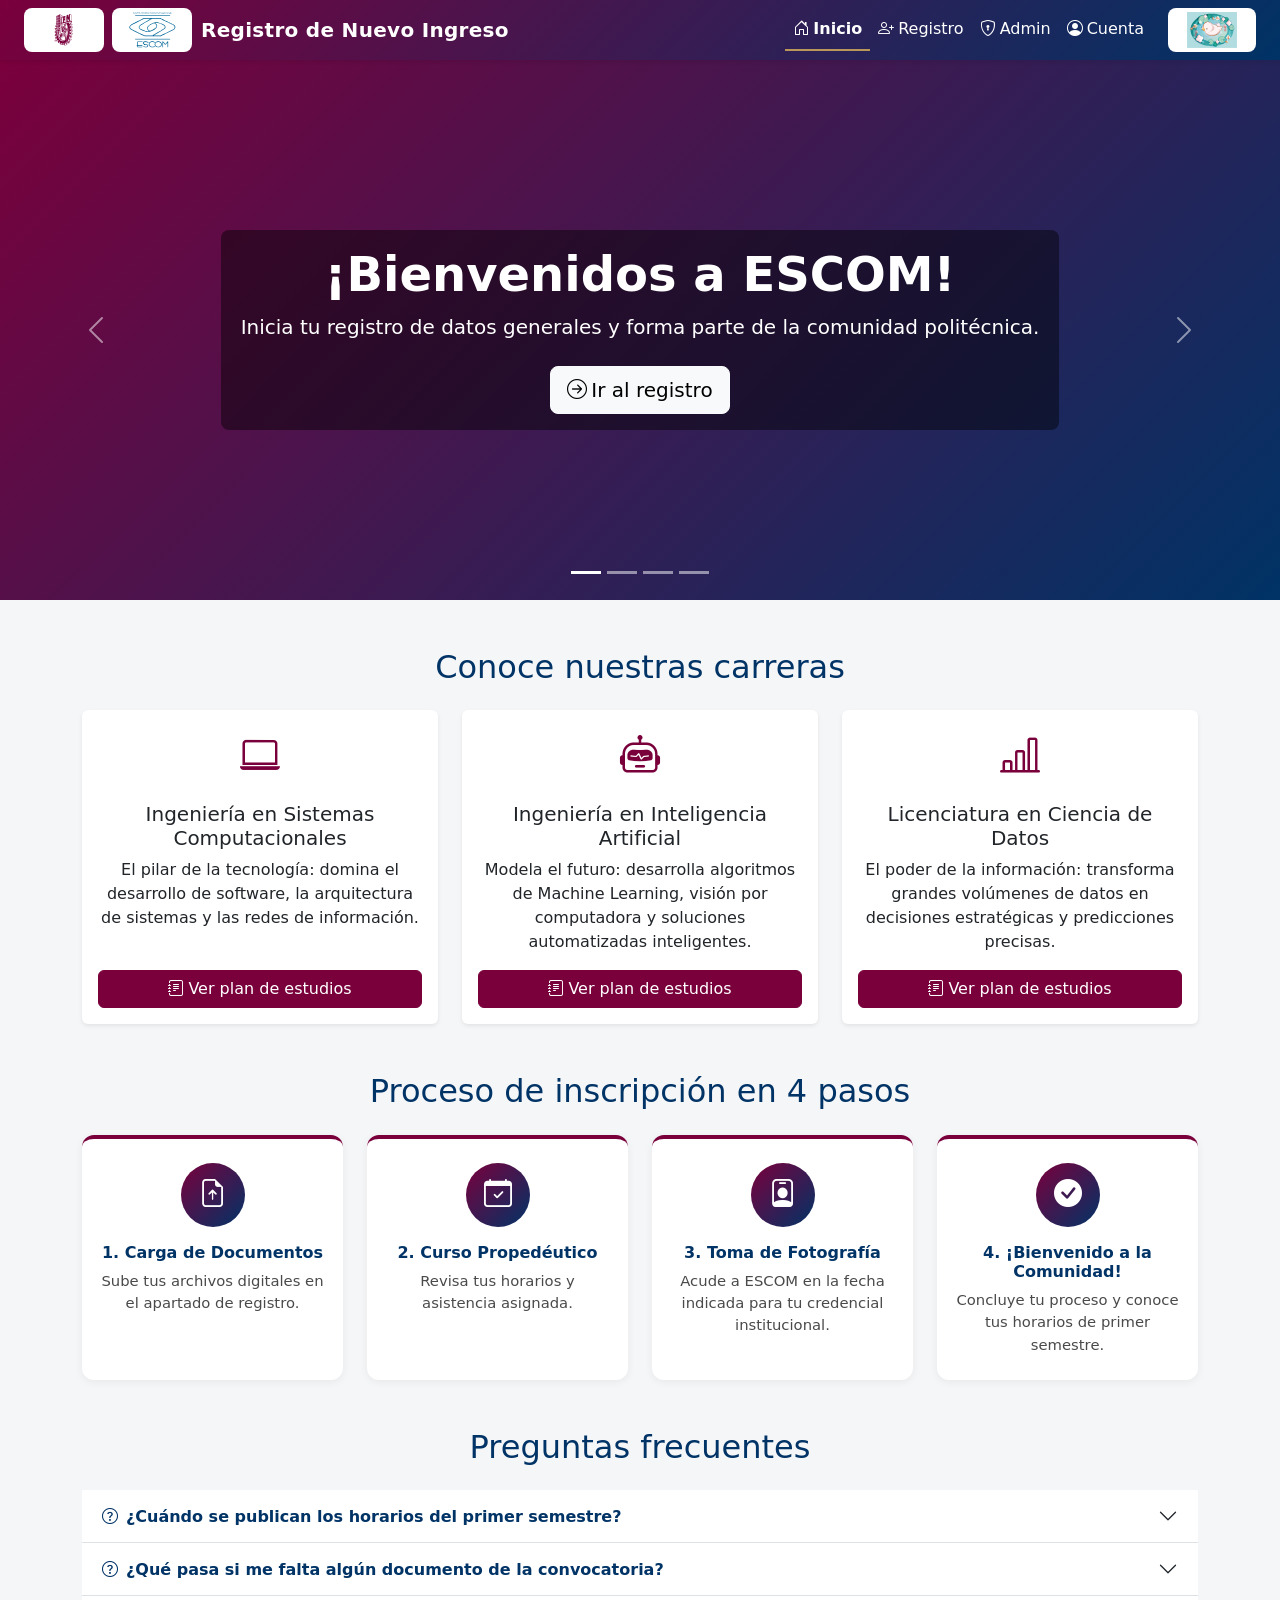
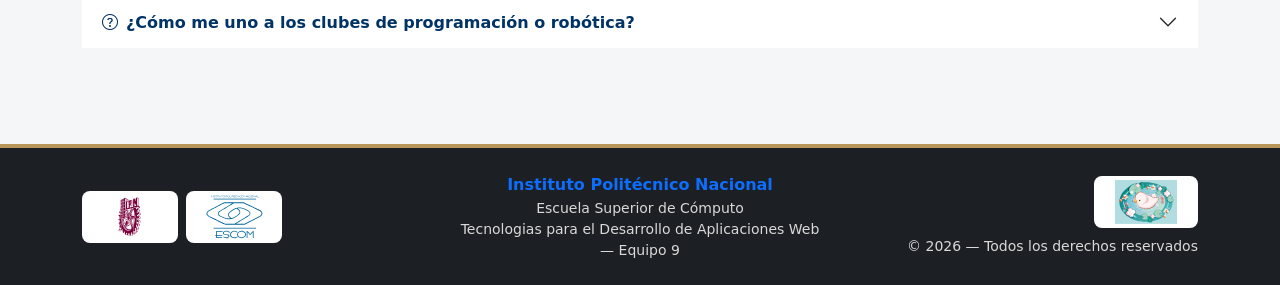
<file: Proyecto_TDAW/index.html>
<!doctype html>
<html lang="es">
<head>
  <meta charset="UTF-8">
  <meta name="viewport" content="width=device-width, initial-scale=1.0">
  <meta name="description" content="Sistema de registro de datos para alumnos de nuevo ingreso — ESCOM IPN">
  <title>Inicio | Registro Nuevo Ingreso ESCOM</title>

  <link rel="stylesheet" href="https://cdn.jsdelivr.net/npm/bootstrap@5.3.2/dist/css/bootstrap.min.css">
  <link rel="stylesheet" href="https://cdn.jsdelivr.net/npm/bootstrap-icons@1.11.3/font/bootstrap-icons.css">
  <link rel="stylesheet" href="css/styles.css">
</head>
<body data-page="index">

  <header id="site-header"></header>

  <main>
    <section id="heroCarousel" class="carousel slide hero-carousel"
             data-bs-ride="carousel" aria-label="Noticias y actividades de nuevo ingreso">
      <div class="carousel-indicators">
        <button type="button" data-bs-target="#heroCarousel" data-bs-slide-to="0" class="active" aria-current="true" aria-label="Diapositiva 1"></button>
        <button type="button" data-bs-target="#heroCarousel" data-bs-slide-to="1" aria-label="Diapositiva 2"></button>
        <button type="button" data-bs-target="#heroCarousel" data-bs-slide-to="2" aria-label="Diapositiva 3"></button>
        <button type="button" data-bs-target="#heroCarousel" data-bs-slide-to="3" aria-label="Diapositiva 4"></button>
      </div>

      <div class="carousel-inner">
        <div class="carousel-item active" style="background: linear-gradient(135deg, #7a003c 0%, #003366 100%);">
          <div class="container h-100 d-flex align-items-center justify-content-center text-center">
            <div class="carousel-caption">
              <h2 class="display-5 fw-bold">¡Bienvenidos a ESCOM!</h2>
              <p class="lead">Inicia tu registro de datos generales y forma parte de la comunidad politécnica.</p>
              <a href="registro.html" class="btn btn-light btn-lg mt-2">
                <i class="bi bi-arrow-right-circle me-1"></i>Ir al registro
              </a>
            </div>
          </div>
        </div>

        <div class="carousel-item" style="background: linear-gradient(135deg, #022950 0%, #1a4d80 100%);">
          <div class="container h-100 d-flex align-items-center justify-content-center text-center">
            <div class="carousel-caption">
              <h2 class="display-5 fw-bold">Curso propedéutico</h2>
              <p class="lead">Consulta los horarios y materiales del propedéutico para nuevo ingreso 2026.</p>
              <a href="propedeutico.html" class="btn btn-outline-light btn-lg mt-2">Más información</a>
            </div>
          </div>
        </div>

        <div class="carousel-item" style="background: linear-gradient(135deg, #b9975b 0%, #7a003c 100%);">
          <div class="container h-100 d-flex align-items-center justify-content-center text-center">
            <div class="carousel-caption">
              <h2 class="display-5 fw-bold">Talleres y actividades</h2>
              <p class="lead">Inscríbete a las actividades de integración para nuevos politécnicos.</p>
              <a href="comunidad.html" class="btn btn-outline-light btn-lg mt-2">Ver agenda</a>
            </div>
          </div>
        </div>

        <div class="carousel-item" style="background: linear-gradient(135deg, #3c53b8 0%, hsl(343, 87%, 31%) 100%);">
          <div class="container h-100 d-flex align-items-center justify-content-center text-center">
            <div class="carousel-caption">
              <h2 class="display-5 fw-bold">Gaceta Politécnia</h2>
              <p class="lead">Consulta los horarios y materiales del propedéutico para nuevo ingreso 2026.</p>
              <a href="gaceta.html" class="btn btn-outline-light btn-lg mt-2">Ver última noticia</a>
            </div>
          </div>
        </div>
      </div>

      

      <button class="carousel-control-prev" type="button" data-bs-target="#heroCarousel" data-bs-slide="prev">
        <span class="carousel-control-prev-icon" aria-hidden="true"></span>
        <span class="visually-hidden">Anterior</span>
      </button>
      <button class="carousel-control-next" type="button" data-bs-target="#heroCarousel" data-bs-slide="next">
        <span class="carousel-control-next-icon" aria-hidden="true"></span>
        <span class="visually-hidden">Siguiente</span>
      </button>
    </section>

    <!-- ================== Tarjetas de carreras ================== -->
    <section id="carreras" class="container my-5">
      <h2 class="mb-4 text-center" style="color: var(--escom-azul);">
        Conoce nuestras carreras
      </h2>
      <div class="row g-4">
        <div class="col-md-4">
          <div class="card h-100 shadow-sm border-0 hover-lift">
            <div class="card-body text-center d-flex flex-column">
              <i class="bi bi-laptop fs-1" style="color: var(--ipn-guinda);"></i>
              <h5 class="card-title mt-3">Ingeniería en Sistemas Computacionales</h5>
              <p class="card-text flex-grow-1">
                El pilar de la tecnología: domina el desarrollo de software, la arquitectura de sistemas y las redes de información.
              </p>
              <a href="https://www.escom.ipn.mx/htmls/oferta/isc2020.php"
                 target="_blank" rel="noopener noreferrer"
                 class="btn btn-ipn mt-auto">
                <i class="bi bi-journal-text me-1"></i>Ver plan de estudios
              </a>
            </div>
          </div>
        </div>
        <div class="col-md-4">
          <div class="card h-100 shadow-sm border-0 hover-lift">
            <div class="card-body text-center d-flex flex-column">
              <i class="bi bi-robot fs-1" style="color: var(--ipn-guinda);"></i>
              <h5 class="card-title mt-3">Ingeniería en Inteligencia Artificial</h5>
              <p class="card-text flex-grow-1">
                Modela el futuro: desarrolla algoritmos de Machine Learning, visión por computadora y soluciones automatizadas inteligentes.
              </p>
              <a href="https://www.escom.ipn.mx/htmls/oferta/iia2020.php"
                 target="_blank" rel="noopener noreferrer"
                 class="btn btn-ipn mt-auto">
                <i class="bi bi-journal-text me-1"></i>Ver plan de estudios
              </a>
            </div>
          </div>
        </div>
        <div class="col-md-4">
          <div class="card h-100 shadow-sm border-0 hover-lift">
            <div class="card-body text-center d-flex flex-column">
              <i class="bi bi-bar-chart-line fs-1" style="color: var(--ipn-guinda);"></i>
              <h5 class="card-title mt-3">Licenciatura en Ciencia de Datos</h5>
              <p class="card-text flex-grow-1">
                El poder de la información: transforma grandes volúmenes de datos en decisiones estratégicas y predicciones precisas.
              </p>
              <a href="https://www.escom.ipn.mx/htmls/oferta/lcd2020.php"
                 target="_blank" rel="noopener noreferrer"
                 class="btn btn-ipn mt-auto">
                <i class="bi bi-journal-text me-1"></i>Ver plan de estudios
              </a>
            </div>
          </div>
        </div>
      </div>
    </section>

    <!-- ================== Proceso de inscripción ================== -->
    <section id="proceso" class="container my-5">
      <h2 class="mb-4 text-center" style="color: var(--escom-azul);">
        Proceso de inscripción en 4 pasos
      </h2>
      <div class="row g-4">
        <div class="col-12 col-sm-6 col-lg-3">
          <div class="proceso-step text-center h-100">
            <div class="proceso-step-icon">
              <i class="bi bi-file-earmark-arrow-up"></i>
            </div>
            <h6 class="proceso-step-title">1. Carga de Documentos</h6>
            <p class="proceso-step-text">
              Sube tus archivos digitales en el apartado de registro.
            </p>
          </div>
        </div>
        <div class="col-12 col-sm-6 col-lg-3">
          <div class="proceso-step text-center h-100">
            <div class="proceso-step-icon">
              <i class="bi bi-calendar-check"></i>
            </div>
            <h6 class="proceso-step-title">2. Curso Propedéutico</h6>
            <p class="proceso-step-text">
              Revisa tus horarios y asistencia asignada.
            </p>
          </div>
        </div>
        <div class="col-12 col-sm-6 col-lg-3">
          <div class="proceso-step text-center h-100">
            <div class="proceso-step-icon">
              <i class="bi bi-person-badge"></i>
            </div>
            <h6 class="proceso-step-title">3. Toma de Fotografía</h6>
            <p class="proceso-step-text">
              Acude a ESCOM en la fecha indicada para tu credencial institucional.
            </p>
          </div>
        </div>
        <div class="col-12 col-sm-6 col-lg-3">
          <div class="proceso-step text-center h-100">
            <div class="proceso-step-icon">
              <i class="bi bi-check-circle-fill"></i>
            </div>
            <h6 class="proceso-step-title">4. ¡Bienvenido a la Comunidad!</h6>
            <p class="proceso-step-text">
              Concluye tu proceso y conoce tus horarios de primer semestre.
            </p>
          </div>
        </div>
      </div>
    </section>

    <!-- ================== Preguntas frecuentes ================== -->
    <section id="faq" class="container my-5">
      <h2 class="mb-4 text-center" style="color: var(--escom-azul);">
        Preguntas frecuentes
      </h2>
      <div class="accordion accordion-flush" id="faqAccordion">
        <div class="accordion-item">
          <h2 class="accordion-header" id="faqHeading1">
            <button class="accordion-button collapsed" type="button"
                    data-bs-toggle="collapse" data-bs-target="#faqCollapse1"
                    aria-expanded="false" aria-controls="faqCollapse1">
              <i class="bi bi-question-circle me-2"></i>
              ¿Cuándo se publican los horarios del primer semestre?
            </button>
          </h2>
          <div id="faqCollapse1" class="accordion-collapse collapse"
               aria-labelledby="faqHeading1" data-bs-parent="#faqAccordion">
            <div class="accordion-body">
              Se enviarán a tu correo registrado o podrás consultarlos en el SAES una vez concluido el proceso de inscripción.
            </div>
          </div>
        </div>

        <div class="accordion-item">
          <h2 class="accordion-header" id="faqHeading2">
            <button class="accordion-button collapsed" type="button"
                    data-bs-toggle="collapse" data-bs-target="#faqCollapse2"
                    aria-expanded="false" aria-controls="faqCollapse2">
              <i class="bi bi-question-circle me-2"></i>
              ¿Qué pasa si me falta algún documento de la convocatoria?
            </button>
          </h2>
          <div id="faqCollapse2" class="accordion-collapse collapse"
               aria-labelledby="faqHeading2" data-bs-parent="#faqAccordion">
            <div class="accordion-body">
              Deberás comunicarte inmediatamente con el departamento de Gestión Escolar para revisar las prórrogas disponibles.
            </div>
          </div>
        </div>

        <div class="accordion-item">
          <h2 class="accordion-header" id="faqHeading3">
            <button class="accordion-button collapsed" type="button"
                    data-bs-toggle="collapse" data-bs-target="#faqCollapse3"
                    aria-expanded="false" aria-controls="faqCollapse3">
              <i class="bi bi-question-circle me-2"></i>
              ¿Cómo me uno a los clubes de programación o robótica?
            </button>
          </h2>
          <div id="faqCollapse3" class="accordion-collapse collapse"
               aria-labelledby="faqHeading3" data-bs-parent="#faqAccordion">
            <div class="accordion-body">
              En las primeras semanas del semestre se realiza la Expo-Clubes en la explanada de la escuela; ahí podrás inscribirte a cualquiera de ellos.
            </div>
          </div>
        </div>
      </div>
    </section>
  </main>

  <footer id="site-footer"></footer>

  <script src="https://cdn.jsdelivr.net/npm/bootstrap@5.3.2/dist/js/bootstrap.bundle.min.js"></script>
  <script src="js/layout.js"></script>
</body>
</html>
</file>
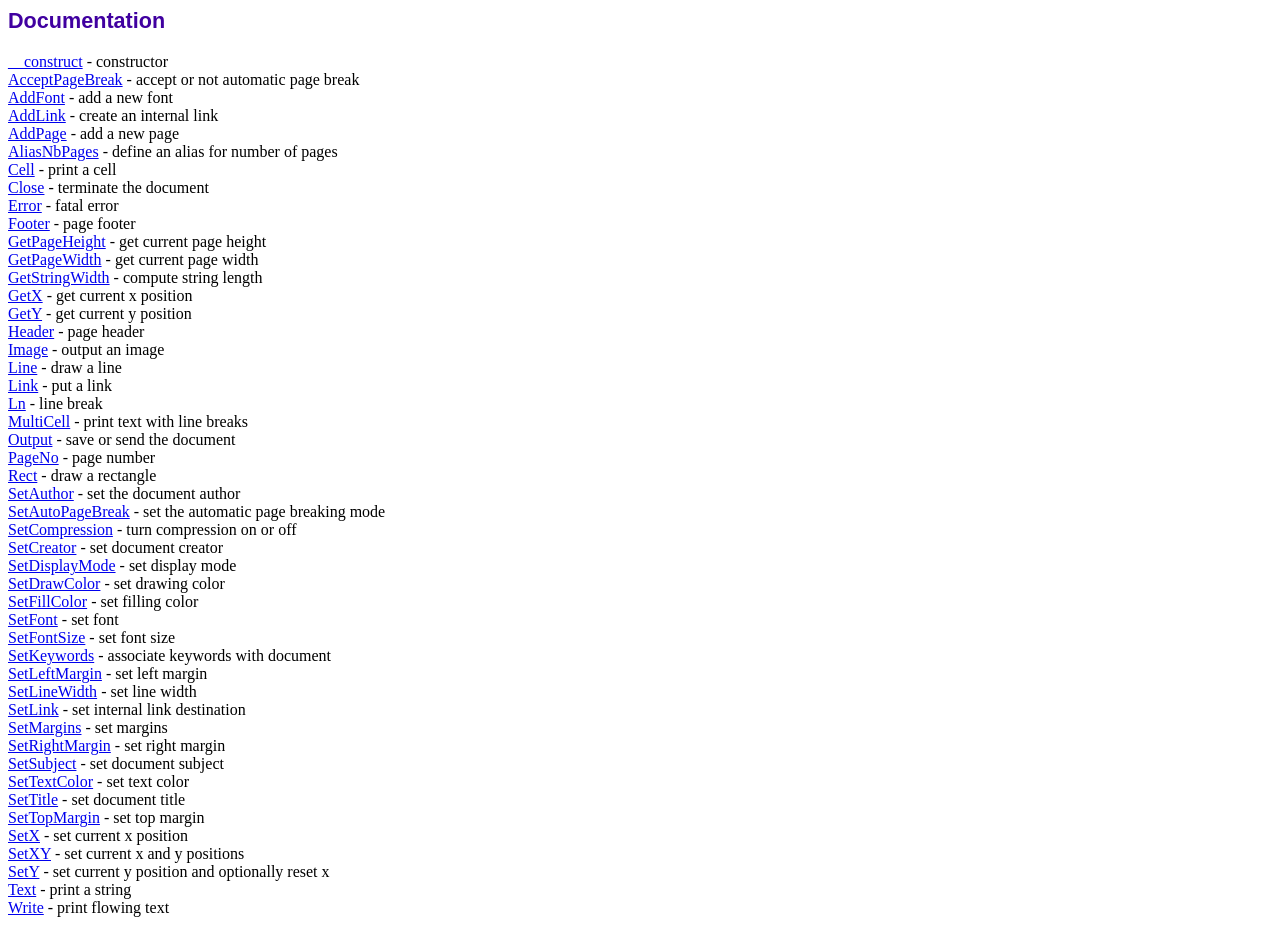
<file: Proyecto_TDAW/librerias/fpdf19/doc/index.htm>
<!DOCTYPE html PUBLIC "-//W3C//DTD HTML 4.01 Transitional//EN">
<html>
<head>
<meta http-equiv="Content-Type" content="text/html; charset=UTF-8">
<title>Documentation</title>
<link type="text/css" rel="stylesheet" href="../fpdf.css">
</head>
<body>
<h1>Documentation</h1>
<a href="__construct.htm">__construct</a> - constructor<br>
<a href="acceptpagebreak.htm">AcceptPageBreak</a> - accept or not automatic page break<br>
<a href="addfont.htm">AddFont</a> - add a new font<br>
<a href="addlink.htm">AddLink</a> - create an internal link<br>
<a href="addpage.htm">AddPage</a> - add a new page<br>
<a href="aliasnbpages.htm">AliasNbPages</a> - define an alias for number of pages<br>
<a href="cell.htm">Cell</a> - print a cell<br>
<a href="close.htm">Close</a> - terminate the document<br>
<a href="error.htm">Error</a> - fatal error<br>
<a href="footer.htm">Footer</a> - page footer<br>
<a href="getpageheight.htm">GetPageHeight</a> - get current page height<br>
<a href="getpagewidth.htm">GetPageWidth</a> - get current page width<br>
<a href="getstringwidth.htm">GetStringWidth</a> - compute string length<br>
<a href="getx.htm">GetX</a> - get current x position<br>
<a href="gety.htm">GetY</a> - get current y position<br>
<a href="header.htm">Header</a> - page header<br>
<a href="image.htm">Image</a> - output an image<br>
<a href="line.htm">Line</a> - draw a line<br>
<a href="link.htm">Link</a> - put a link<br>
<a href="ln.htm">Ln</a> - line break<br>
<a href="multicell.htm">MultiCell</a> - print text with line breaks<br>
<a href="output.htm">Output</a> - save or send the document<br>
<a href="pageno.htm">PageNo</a> - page number<br>
<a href="rect.htm">Rect</a> - draw a rectangle<br>
<a href="setauthor.htm">SetAuthor</a> - set the document author<br>
<a href="setautopagebreak.htm">SetAutoPageBreak</a> - set the automatic page breaking mode<br>
<a href="setcompression.htm">SetCompression</a> - turn compression on or off<br>
<a href="setcreator.htm">SetCreator</a> - set document creator<br>
<a href="setdisplaymode.htm">SetDisplayMode</a> - set display mode<br>
<a href="setdrawcolor.htm">SetDrawColor</a> - set drawing color<br>
<a href="setfillcolor.htm">SetFillColor</a> - set filling color<br>
<a href="setfont.htm">SetFont</a> - set font<br>
<a href="setfontsize.htm">SetFontSize</a> - set font size<br>
<a href="setkeywords.htm">SetKeywords</a> - associate keywords with document<br>
<a href="setleftmargin.htm">SetLeftMargin</a> - set left margin<br>
<a href="setlinewidth.htm">SetLineWidth</a> - set line width<br>
<a href="setlink.htm">SetLink</a> - set internal link destination<br>
<a href="setmargins.htm">SetMargins</a> - set margins<br>
<a href="setrightmargin.htm">SetRightMargin</a> - set right margin<br>
<a href="setsubject.htm">SetSubject</a> - set document subject<br>
<a href="settextcolor.htm">SetTextColor</a> - set text color<br>
<a href="settitle.htm">SetTitle</a> - set document title<br>
<a href="settopmargin.htm">SetTopMargin</a> - set top margin<br>
<a href="setx.htm">SetX</a> - set current x position<br>
<a href="setxy.htm">SetXY</a> - set current x and y positions<br>
<a href="sety.htm">SetY</a> - set current y position and optionally reset x<br>
<a href="text.htm">Text</a> - print a string<br>
<a href="write.htm">Write</a> - print flowing text<br>
</body>
</html>
</file>
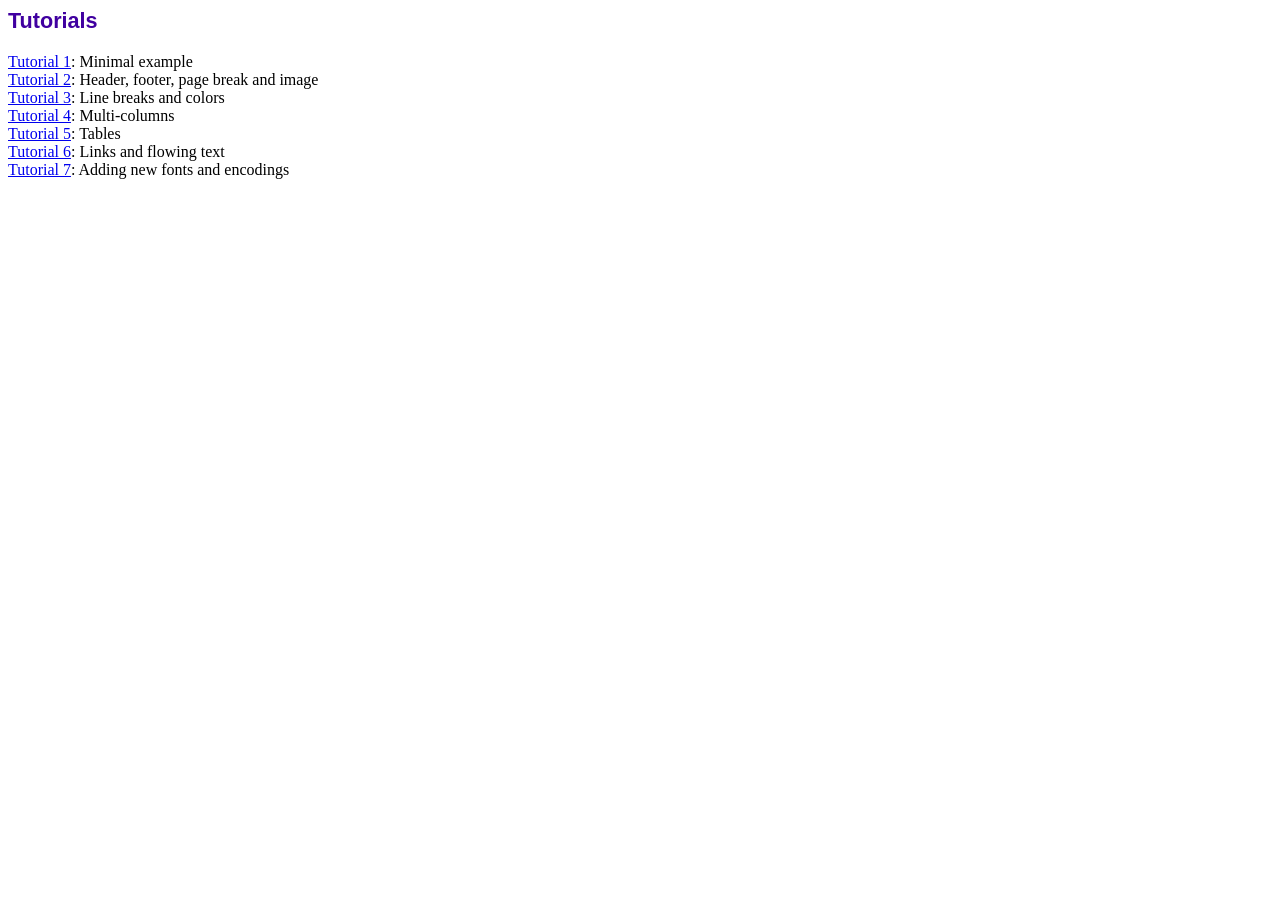
<file: Proyecto_TDAW/librerias/fpdf19/tutorial/index.htm>
<!DOCTYPE html PUBLIC "-//W3C//DTD HTML 4.01 Transitional//EN">
<html>
<head>
<meta http-equiv="Content-Type" content="text/html; charset=UTF-8">
<title>Tutorials</title>
<link type="text/css" rel="stylesheet" href="../fpdf.css">
</head>
<body>
<h1>Tutorials</h1>
<ul style="list-style-type:none; margin-left:0; padding-left:0">
<li><a href="tuto1.htm">Tutorial 1</a>: Minimal example</li>
<li><a href="tuto2.htm">Tutorial 2</a>: Header, footer, page break and image</li>
<li><a href="tuto3.htm">Tutorial 3</a>: Line breaks and colors</li>
<li><a href="tuto4.htm">Tutorial 4</a>: Multi-columns</li>
<li><a href="tuto5.htm">Tutorial 5</a>: Tables</li>
<li><a href="tuto6.htm">Tutorial 6</a>: Links and flowing text</li>
<li><a href="tuto7.htm">Tutorial 7</a>: Adding new fonts and encodings</li>
</ul>
</body>
</html>
</file>
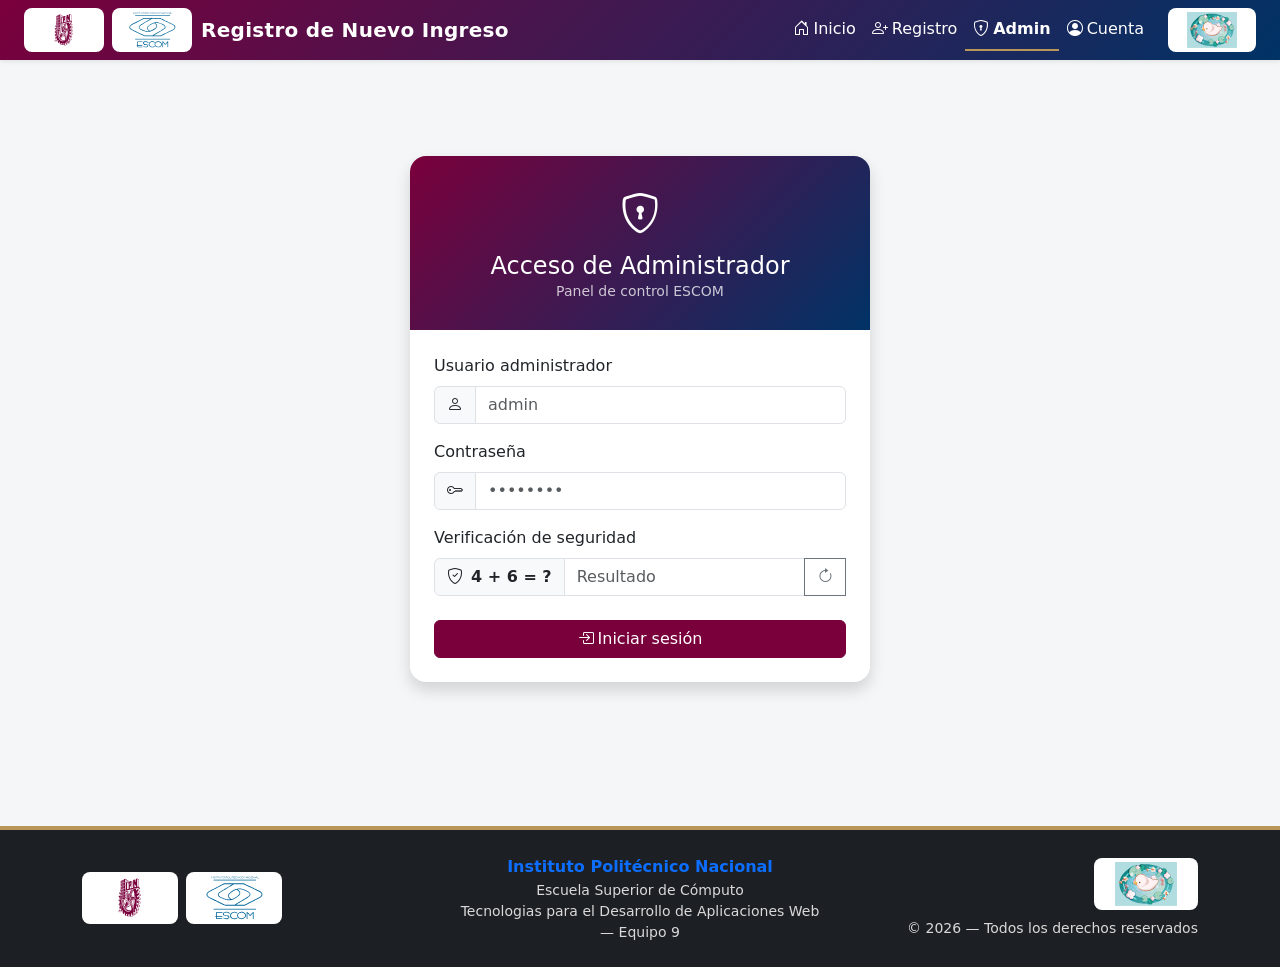
<file: Proyecto_TDAW/admin.html>
<!doctype html>
<html lang="es">
<head>
  <meta charset="UTF-8">
  <meta name="viewport" content="width=device-width, initial-scale=1.0">
  <meta name="description" content="Acceso al panel de administración del sistema de Registro de Nuevo Ingreso">
  <title>Admin | Registro Nuevo Ingreso ESCOM</title>

  <link rel="stylesheet" href="https://cdn.jsdelivr.net/npm/bootstrap@5.3.2/dist/css/bootstrap.min.css">
  <link rel="stylesheet" href="https://cdn.jsdelivr.net/npm/bootstrap-icons@1.11.3/font/bootstrap-icons.css">
  <link rel="stylesheet" href="css/styles.css">
</head>
<body data-page="admin">

  <header id="site-header"></header>

  <main class="container my-4 my-md-5">

    <!-- ================== Panel de Login Administrador ================== -->
    <section id="panelLoginAdmin">
      <div class="auth-card shadow card border-0">
        <div class="auth-header">
          <i class="bi bi-shield-lock fs-1"></i>
          <h1 class="h4 mt-2 mb-0">Acceso de Administrador</h1>
          <p class="small mb-0 opacity-75">Panel de control ESCOM</p>
        </div>
        <div class="card-body p-4">
          <form id="formAdmin" novalidate>
            <div class="mb-3">
              <label for="adminUser" class="form-label">Usuario administrador</label>
              <div class="input-group">
                <span class="input-group-text"><i class="bi bi-person"></i></span>
                <input type="text" class="form-control"
                       id="adminUser" name="adminUser"
                       placeholder="admin" required>
              </div>
            </div>

            <div class="mb-3">
              <label for="adminPass" class="form-label">Contraseña</label>
              <div class="input-group">
                <span class="input-group-text"><i class="bi bi-key"></i></span>
                <input type="password" class="form-control"
                       id="adminPass" name="adminPass"
                       placeholder="••••••••" required>
              </div>
            </div>

            <!-- ============== Bloque CAPTCHA ============== -->
            <div class="mb-4">
              <label for="captchaInputAdmin" class="form-label">
                Verificación de seguridad
              </label>
              <div class="input-group">
                <span class="input-group-text" id="captchaAdmin" aria-live="polite">
                  <i class="bi bi-shield-check me-2"></i>
                  <span class="fw-bold" id="captchaPreguntaAdmin">5 + 3 = ?</span>
                </span>
                <input type="text" class="form-control"
                       id="captchaInputAdmin" name="captchaInputAdmin"
                       inputmode="numeric" autocomplete="off"
                       placeholder="Resultado" required>
                <button class="btn btn-outline-secondary" type="button"
                        id="btnRefreshCaptchaAdmin"
                        aria-label="Generar nuevo CAPTCHA">
                  <i class="bi bi-arrow-clockwise"></i>
                </button>
                <div class="invalid-feedback">
                  El resultado debe ser numérico y coincidir con la operación mostrada.
                </div>
              </div>
            </div>

            <button type="submit" class="btn btn-ipn w-100">
              <i class="bi bi-box-arrow-in-right me-1"></i>Iniciar sesión
            </button>
          </form>
        </div>
      </div>
    </section>

    <!-- ================== Panel CRUD ================== -->
    <section id="panelAdmin" class="d-none">
      <div class="placeholder-banner mb-4 text-center">
        <h1 class="h3 mb-2">
          <i class="bi bi-people-fill me-2"></i>Gestión de Alumnos
        </h1>
        <p class="mb-0">
          Administra los registros de aspirantes y asigna laboratorio/horario del examen diagnóstico
          del <strong>24 de agosto de 2026</strong>.
        </p>
      </div>

      <div class="form-section p-3 p-md-4">
        <div class="d-flex flex-column flex-md-row justify-content-between align-items-md-center mb-3 gap-2">
          <h2 class="h5 section-title mb-0">
            <span class="section-number"><i class="bi bi-table"></i></span>
            Alumnos registrados
          </h2>
          <div class="d-flex gap-2">
            <button type="button" class="btn btn-outline-secondary" id="btnLogoutAdmin">
              <i class="bi bi-box-arrow-left me-1"></i>Cerrar sesión
            </button>
            <button type="button" class="btn btn-ipn" data-bs-toggle="modal" data-bs-target="#modalAlumnoCreate">
              <i class="bi bi-person-plus me-1"></i>Registrar alumno
            </button>
          </div>
        </div>

        <div class="mb-3">
          <input type="text" id="buscarAlumno" class="form-control"
                 placeholder="🔍 Buscar alumno por nombre, boleta o carrera...">
        </div>

        <div class="table-responsive">
          <table class="table table-hover align-middle" id="tablaAlumnos">
            <thead class="table-light">
              <tr>
                <th scope="col">Boleta</th>
                <th scope="col">Nombre</th>
                <th scope="col">Carrera</th>
                <th scope="col">Laboratorio</th>
                <th scope="col">Horario</th>
                <th scope="col" class="text-end">Acciones</th>
              </tr>
            </thead>
            <tbody id="tablaAlumnosBody">
              <!-- Las filas se inyectan dinámicamente desde js/admin.js -->
            </tbody>
          </table>
        </div>
      </div>
    </section>

  </main>

  <!-- ================== Modal: Registrar Alumno (Create) ================== -->
  <div class="modal fade" id="modalAlumnoCreate" tabindex="-1"
       aria-labelledby="modalAlumnoCreateLabel" aria-hidden="true">
    <div class="modal-dialog modal-xl modal-dialog-scrollable">
      <form id="formAlumnoCreate" class="modal-content" novalidate>
        <div class="modal-header modal-ipn">
          <h1 class="modal-title fs-5" id="modalAlumnoCreateLabel">
            <i class="bi bi-person-plus me-2"></i>Registrar Alumno
          </h1>
          <button type="button" class="btn-close" data-bs-dismiss="modal" aria-label="Cerrar"></button>
        </div>
        <div class="modal-body">

          <h6 class="text-uppercase text-muted small mb-2">Identidad</h6>
          <div class="row g-3 mb-3">
            <div class="col-md-4">
              <label for="createCurp" class="form-label">CURP <span class="required-mark">*</span></label>
              <input type="text" class="form-control text-uppercase" id="createCurp" maxlength="18" required>
            </div>
            <div class="col-md-4">
              <label for="createBoleta" class="form-label">Boleta <span class="required-mark">*</span></label>
              <input type="text" class="form-control text-uppercase" id="createBoleta" maxlength="10" required>
            </div>
            <div class="col-md-4">
              <label for="createNombre" class="form-label">Nombre completo <span class="required-mark">*</span></label>
              <input type="text" class="form-control" id="createNombre" required>
            </div>
            <div class="col-md-4">
              <label for="createFechaNac" class="form-label">Fecha de nacimiento <span class="required-mark">*</span></label>
              <input type="date" class="form-control" id="createFechaNac" required>
            </div>
            <div class="col-md-4">
              <span class="form-label d-block">Género <span class="required-mark">*</span></span>
              <div id="createGeneroGroup" class="genero-group d-flex flex-wrap column-gap-3 row-gap-1 pt-1">
                <div class="form-check form-check-inline">
                  <input class="form-check-input" type="radio"
                         name="createGenero" id="createGeneroF" value="Femenino" required>
                  <label class="form-check-label" for="createGeneroF">Femenino</label>
                </div>
                <div class="form-check form-check-inline">
                  <input class="form-check-input" type="radio"
                         name="createGenero" id="createGeneroM" value="Masculino" required>
                  <label class="form-check-label" for="createGeneroM">Masculino</label>
                </div>
                <div class="form-check form-check-inline">
                  <input class="form-check-input" type="radio"
                         name="createGenero" id="createGeneroO" value="Otro" required>
                  <label class="form-check-label" for="createGeneroO">Otro</label>
                </div>
              </div>
            </div>
            <div class="col-md-4">
              <label for="createTelefono" class="form-label">Teléfono <span class="required-mark">*</span></label>
              <input type="tel" class="form-control" id="createTelefono" maxlength="10" placeholder="5512345678" required>
            </div>
          </div>

          <h6 class="text-uppercase text-muted small mb-2">Procedencia y carrera</h6>
          <div class="row g-3 mb-3">
            <div class="col-md-4">
              <label for="createEstado" class="form-label">Entidad federativa <span class="required-mark">*</span></label>
              <select class="form-select" id="createEstado" required>
                <option value="">Selecciona un estado…</option>
              </select>
            </div>
            <div class="col-md-4 d-none" id="createAlcaldiaContainer">
              <label for="createAlcaldia" class="form-label">
                Alcaldía <span class="required-mark">*</span>
                <span class="text-muted small">(solo CDMX)</span>
              </label>
              <select class="form-select" id="createAlcaldia" disabled>
                <option value="">Selecciona una alcaldía…</option>
              </select>
            </div>
            <div class="col-md-4">
              <label for="createCarrera" class="form-label">Carrera <span class="required-mark">*</span></label>
              <select class="form-select" id="createCarrera" required>
                <option value="">Selecciona…</option>
              </select>
            </div>
            <div class="col-md-8">
              <label for="createEscuela" class="form-label">Escuela de procedencia <span class="required-mark">*</span></label>
              <select class="form-select" id="createEscuela" required>
                <option value="">Selecciona…</option>
              </select>
            </div>
            <div class="col-md-4">
              <label for="createPromedio" class="form-label">Promedio <span class="required-mark">*</span></label>
              <input type="number" class="form-control" id="createPromedio" step="0.01" min="6.0" max="10.0" placeholder="8.5" required>
            </div>
            <div class="col-md-8 d-none" id="createOtraEscuelaContainer">
              <label for="createOtraEscuela" class="form-label">
                Nombre de la escuela <span class="required-mark">*</span>
                <span class="text-muted small">(solo si seleccionaste "Otro")</span>
              </label>
              <input type="text" class="form-control" id="createOtraEscuela"
                     placeholder="Captura el nombre completo de la escuela" disabled>
            </div>
          </div>

          <h6 class="text-uppercase text-muted small mb-2">Cuenta y asignación</h6>
          <div class="alert alert-info py-2 small mb-3" role="alert">
            <i class="bi bi-info-circle me-1"></i>
            La contraseña inicial del alumno será su <strong>número de boleta</strong>.
            Podrá iniciar sesión con su boleta o su correo institucional.
          </div>
          <div class="row g-3">
            <div class="col-md-12">
              <label for="createCorreo" class="form-label">Correo institucional <span class="required-mark">*</span></label>
              <input type="email" class="form-control" id="createCorreo" placeholder="usuario@alumno.ipn.mx" required>
            </div>
            <div class="col-md-6">
              <label for="createLab" class="form-label">Laboratorio <span class="required-mark">*</span></label>
              <select class="form-select" id="createLab" required>
                <option value="">Selecciona un laboratorio…</option>
              </select>
            </div>
            <div class="col-md-6">
              <label for="createHorario" class="form-label">Horario <span class="required-mark">*</span></label>
              <select class="form-select" id="createHorario" required>
                <option value="">Selecciona un turno…</option>
              </select>
            </div>
          </div>
        </div>
        <div class="modal-footer">
          <button type="button" class="btn btn-outline-secondary" data-bs-dismiss="modal">
            <i class="bi bi-x-lg me-1"></i>Cancelar
          </button>
          <button type="submit" class="btn btn-ipn">
            <i class="bi bi-check-lg me-1"></i>Guardar alumno
          </button>
        </div>
      </form>
    </div>
  </div>

  <!-- ================== Modal: Revisión Previa al Alta (Admin) ================== -->
  <div class="modal fade" id="modalAdminRevision" tabindex="-1"
       aria-labelledby="modalAdminRevisionLabel" aria-hidden="true">
    <div class="modal-dialog modal-lg modal-dialog-scrollable modal-dialog-centered">
      <div class="modal-content">
        <div class="modal-header modal-ipn">
          <h1 class="modal-title fs-5" id="modalAdminRevisionLabel">
            <i class="bi bi-clipboard-check me-2"></i>Revisión de Datos del Aspirante
          </h1>
          <button type="button" class="btn-close" data-bs-dismiss="modal" aria-label="Cerrar"></button>
        </div>
        <div class="modal-body">
          <p class="lead mb-3" id="adminRevisionSaludo">
            Verifica que los datos capturados sean correctos antes de guardarlos definitivamente en el sistema.
          </p>
          <hr>
          <dl class="row review-list" id="adminRevisionDatos"></dl>
          <div id="adminAcuseAsignacion"
               class="border border-success rounded p-3 mt-3 mb-0 bg-white d-none"
               role="status" aria-live="polite"></div>
        </div>
        <div class="modal-footer">
          <button type="button" class="btn btn-outline-secondary" id="btnAdminCorregir">
            <i class="bi bi-pencil me-1"></i>Corregir Datos
          </button>
          <button type="button" class="btn btn-ipn" id="btnAdminConfirmarAlta">
            <span class="spinner-border spinner-border-sm me-1 d-none" id="spinnerAdminConfirmar"
                  role="status" aria-hidden="true"></span>
            <i class="bi bi-check-lg me-1" id="iconAdminConfirmar"></i>
            <span>Confirmar y Guardar</span>
          </button>
          <button type="button" id="btnAdminImprimirAcuse" class="btn btn-primary d-none" disabled>
            <i class="bi bi-printer-fill me-2"></i>Imprimir Acuse Oficial
          </button>
        </div>
      </div>
    </div>
  </div>

  <!-- ================== Modal: Editar Alumno (Update) ================== -->
  <div class="modal fade" id="modalAlumnoEdit" tabindex="-1"
       aria-labelledby="modalAlumnoEditLabel" aria-hidden="true">
    <div class="modal-dialog modal-lg modal-dialog-centered">
      <div class="modal-content">
        <div class="modal-header modal-ipn">
          <h1 class="modal-title fs-5" id="modalAlumnoEditLabel">
            <i class="bi bi-pencil-square me-2"></i>Editar Alumno / Cambiar Horario
          </h1>
          <button type="button" class="btn-close" data-bs-dismiss="modal" aria-label="Cerrar"></button>
        </div>
        <form id="formAlumnoEdit" novalidate>
          <div class="modal-body">
            <input type="hidden" id="editIndex">
            <div class="row g-3">
              <div class="col-md-6">
                <label for="editBoleta" class="form-label">Boleta</label>
                <input type="text" class="form-control text-uppercase" id="editBoleta" readonly>
              </div>
              <div class="col-md-6">
                <label for="editNombre" class="form-label">Nombre completo <span class="required-mark">*</span></label>
                <input type="text" class="form-control" id="editNombre" required>
              </div>
              <div class="col-md-6">
                <label for="editCarrera" class="form-label">Carrera <span class="required-mark">*</span></label>
                <select class="form-select" id="editCarrera" required>
                  <option value="ISC">Ing. en Sistemas Computacionales</option>
                  <option value="LCD">Lic. en Ciencia de Datos</option>
                  <option value="IIA">Ing. en Inteligencia Artificial</option>
                </select>
              </div>
              <div class="col-md-3">
                <label for="editLab" class="form-label">Laboratorio <span class="required-mark">*</span></label>
                <select class="form-select" id="editLab" required>
                  <option value="Lab 1">Lab 1</option>
                  <option value="Lab 2">Lab 2</option>
                  <option value="Lab 3">Lab 3</option>
                  <option value="Lab 4">Lab 4</option>
                  <option value="Lab 5">Lab 5</option>
                </select>
              </div>
              <div class="col-md-3">
                <label for="editHorario" class="form-label">Horario <span class="required-mark">*</span></label>
                <select class="form-select" id="editHorario" required>
                  <option value="11:00 - 12:30">Turno 1 (11:00 - 12:30)</option>
                  <option value="12:45 - 14:15">Turno 2 (12:45 - 14:15)</option>
                </select>
              </div>
            </div>
          </div>
          <div class="modal-footer">
            <button type="button" class="btn btn-outline-secondary" data-bs-dismiss="modal">
              <i class="bi bi-x-lg me-1"></i>Cancelar
            </button>
            <button type="submit" class="btn btn-ipn">
              <i class="bi bi-save me-1"></i>Guardar cambios
            </button>
          </div>
        </form>
      </div>
    </div>
  </div>

  <!-- ================== Modal: Confirmar Eliminación ================== -->
  <div class="modal fade" id="modalAlumnoDelete" tabindex="-1"
       aria-labelledby="modalAlumnoDeleteLabel" aria-hidden="true">
    <div class="modal-dialog modal-dialog-centered">
      <div class="modal-content">
        <div class="modal-header modal-ipn">
          <h1 class="modal-title fs-5" id="modalAlumnoDeleteLabel">
            <i class="bi bi-exclamation-triangle me-2"></i>Confirmar eliminación
          </h1>
          <button type="button" class="btn-close" data-bs-dismiss="modal" aria-label="Cerrar"></button>
        </div>
        <div class="modal-body">
          <p class="mb-0">
            ¿Estás seguro de eliminar al alumno con boleta
            <strong id="deleteBoletaTxt">—</strong>?
            Esta acción no se puede deshacer.
          </p>
        </div>
        <div class="modal-footer">
          <button type="button" class="btn btn-outline-secondary" data-bs-dismiss="modal">
            <i class="bi bi-x-lg me-1"></i>Cancelar
          </button>
          <button type="button" class="btn btn-ipn" id="btnConfirmDelete">
            <i class="bi bi-trash3 me-1"></i>Eliminar
          </button>
        </div>
      </div>
    </div>
  </div>

  <footer id="site-footer"></footer>

  <script src="https://cdn.jsdelivr.net/npm/bootstrap@5.3.2/dist/js/bootstrap.bundle.min.js"></script>
  <script src="js/layout.js"></script>
  <script src="js/auth.js"></script>
  <script src="js/admin.js"></script>
</body>
</html>
</file>
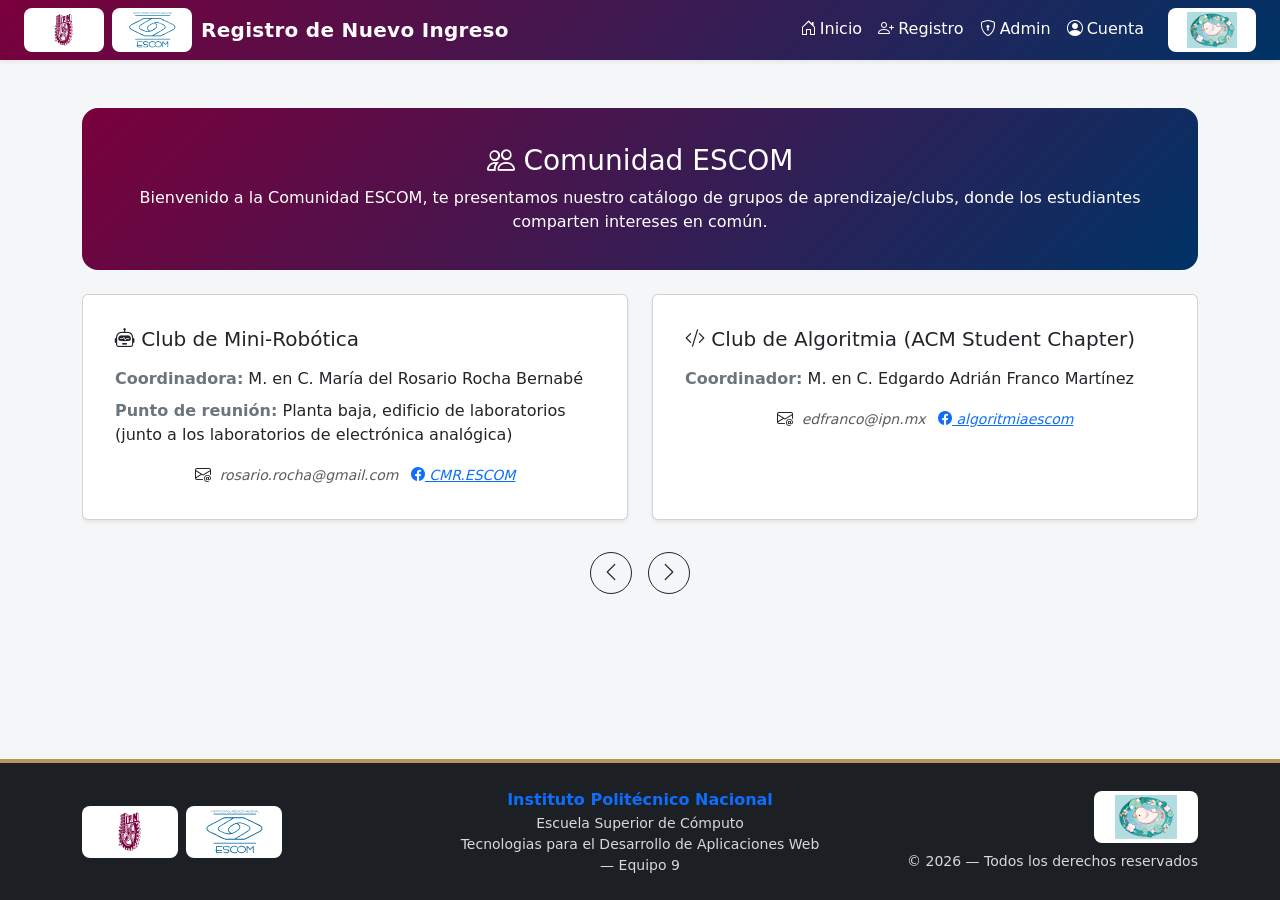
<file: Proyecto_TDAW/comunidad.html>
<!doctype html>
<html lang="es">
<head>
  <meta charset="UTF-8">
  <meta name="viewport" content="width=device-width, initial-scale=1.0">
  <meta name="description" content="Comunidad ESCOM — Nuevo Ingreso ESCOM">
  <title>Comunidad ESCOM | Nuevo Ingreso ESCOM</title>

  <link rel="stylesheet" href="https://cdn.jsdelivr.net/npm/bootstrap@5.3.2/dist/css/bootstrap.min.css">
  <link rel="stylesheet" href="https://cdn.jsdelivr.net/npm/bootstrap-icons@1.11.3/font/bootstrap-icons.css">
  <link rel="stylesheet" href="css/styles.css">
</head>
<body data-page="comunidad">

  <header id="site-header"></header>

  <main class="container my-4 my-md-5">

    <div class="placeholder-banner mb-4 text-center">
      <h1 class="h3 mb-2">
        <i class="bi bi-people"></i> Comunidad ESCOM
      </h1>
      <p class="mb-0">
        Bienvenido a la Comunidad ESCOM, te presentamos nuestro catálogo de grupos de aprendizaje/clubs, donde los estudiantes comparten intereses en común.
      </p>
    </div>

    <div id="catalogo-clubs" class="carousel slide mb-5" data-bs-ride="carousel" aria-label="Catálogo de clubs y grupos de aprendizaje">
      
      <div class="carousel-inner">
        
        <div class="carousel-item active">
          <div class="row row-cols-1 row-cols-md-2 g-4 mb-2">
            
            <div class="col">
              <div class="card h-100 shadow-sm p-3"> 
                <div class="card-body">
                  <h5 class="card-title mb-3"><i class="bi bi-robot"></i> Club de Mini-Robótica</h5>
                  <p class="card-text mb-2"><strong class="text-secondary">Coordinadora:</strong> M. en C. María del Rosario Rocha Bernabé</p>
                  <p class="card-text mb-3"><strong class="text-secondary">Punto de reunión:</strong> Planta baja, edificio de laboratorios (junto a los laboratorios de electrónica analógica)</p>
                  <div class="text-center">
                    <i class="bi bi-envelope-at me-1"></i> 
                    <span class="fst-italic text-muted small">
                      rosario.rocha@gmail.com  
                      <a href="https://www.facebook.com/CMR.ESCOM/" target="_blank" class="ms-2">
                        <i class="bi bi-facebook"></i> CMR.ESCOM
                      </a>
                    </span>
                  </div>
                </div>
              </div>
            </div>
            

            <div class="col">
              <div class="card h-100 shadow-sm p-3"> 
                <div class="card-body">
                  <h5 class="card-title mb-3"><i class="bi bi-code-slash"></i> Club de Algoritmia (ACM Student Chapter)</h5>
                  <p class="card-text mb-3"><strong class="text-secondary">Coordinador:</strong> M. en C. Edgardo Adrián Franco Martínez</p>
                  <div class="text-center">
                    <i class="bi bi-envelope-at me-1"></i> 
                    <span class="fst-italic text-muted small">
                      edfranco@ipn.mx 
                      <a href="https://www.facebook.com/algoritmiaescom/" target="_blank" class="ms-2">
                        <i class="bi bi-facebook"></i> algoritmiaescom
                      </a>
                    </span>
                  </div>
                </div>
              </div>
            </div>

          </div>
        </div> <div class="carousel-item">
          <div class="row row-cols-1 row-cols-md-2 g-4 mb-2">
            
            <div class="col">
              <div class="card h-100 shadow-sm p-3"> 
                <div class="card-body">
                  <h5 class="card-title mb-3"><i class="bi bi-heart-pulse"></i> Club de Bio-Robótica</h5>
                  <p class="card-text mb-3"><strong class="text-secondary">Coordinadora:</strong> M. en C. Gabriela de Jesús López Ruíz</p>
                  <div class="text-center">
                    <i class="bi bi-envelope-at me-1"></i> 
                    <span class="fst-italic text-muted small">
                      bioroboticaescom@gmail.com 
                      <a href="https://www.comunidad.escom.ipn.mx/biorobotica/" target="_blank" class="ms-2">
                        <i class="bi bi-globe"></i> Bio-Robótica
                      </a>
                    </span>
                  </div>
                </div>
              </div>
            </div>

            <div class="col">
              <div class="card h-100 shadow-sm p-3"> 
                <div class="card-body">
                  <h5 class="card-title mb-3"><i class="bi bi-laptop"></i> Developer Student Club ESCOM-IPN</h5>
                  <p class="card-text mb-3"><strong class="text-secondary">Coordinador:</strong> M. en C. Axel Ernesto Moreno Cervantes</p>
                  <div class="text-center">
                    <i class="bi bi-envelope-at me-1"></i> 
                    <span class="fst-italic text-muted small">
                      amorenoc@ipn.mx 
                      <a href="https://gdg.community.dev/national-polytechnic-institute-of-mexico-escom/" target="_blank" class="ms-2">
                        <i class="bi bi-box-seam"></i> DSC - ESCOM
                      </a>
                    </span>
                  </div>
                </div>
              </div>
            </div>

          </div>
        </div> <div class="carousel-item">
          <div class="row row-cols-1 row-cols-md-2 g-4 mb-2">
            
            <div class="col">
              <div class="card h-100 shadow-sm p-3"> 
                <div class="card-body">
                  <h5 class="card-title mb-3"><i class="bi bi-shield-lock"></i> Club de Seguridad y Hacking Ético</h5>
                  <p class="card-text mb-3"><strong class="text-secondary">Coordinador:</strong> M. en C. Gilberto Sánchez Quintanilla</p>
                  <div class="text-center">
                    <i class="bi bi-envelope-at me-1"></i> 
                    <span class="fst-italic text-muted small">
                      mcsquintanillag@yahoo.com.mx 
                      <a href="https://www.facebook.com/CSI.ESCOM.oficial" target="_blank" class="ms-2">
                        <i class="bi bi-facebook"></i> CSI.ESCOM.oficial
                      </a>
                    </span>
                  </div>
                </div>
              </div>
            </div>

            <div class="col">
              <div class="card h-100 shadow-sm p-3"> 
                <div class="card-body">
                  <h5 class="card-title mb-3"><i class="bi bi-bar-chart"></i> Club de Ciencia de Datos</h5>
                  <p class="card-text mb-2"><strong class="text-secondary">Coordinadores:</strong> Dra. Miriam Pescador Rojas / Dr. Roberto Zagal Flores</p>
                  <p class="card-text mb-3"><strong class="text-secondary">Horario y Lugar:</strong> Laboratorio de Ciencia de Datos 1. Lunes, Miércoles y Jueves de 13:30 a 15:00 horas</p>
                  <div class="text-center">
                    <i class="bi bi-envelope-at me-1"></i> 
                    <span class="fst-italic text-muted small">
                      mpescadorr@ipn.mx 
                      <a href="https://www.instagram.com/weare_tukey" target="_blank" class="ms-2">
                        <i class="bi bi-instagram"></i> weare_tukey
                      </a>
                    </span>
                  </div>
                </div>
              </div>
            </div>

          </div>
        </div> </div> <div class="d-flex justify-content-center gap-3 mt-4">
        <button class="btn btn-outline-dark rounded-circle d-flex align-items-center justify-content-center" 
                type="button" data-bs-target="#catalogo-clubs" data-bs-slide="prev" style="width: 42px; height: 42px;">
          <i class="bi bi-chevron-left fs-5"></i>
          <span class="visually-hidden">Anterior</span>
        </button>
        
        <button class="btn btn-outline-dark rounded-circle d-flex align-items-center justify-content-center" 
                type="button" data-bs-target="#catalogo-clubs" data-bs-slide="next" style="width: 42px; height: 42px;">
          <i class="bi bi-chevron-right fs-5"></i>
          <span class="visually-hidden">Siguiente</span>
        </button>
      </div>

    </div> </main>

  <footer id="site-footer"></footer>

  <script src="https://cdn.jsdelivr.net/npm/bootstrap@5.3.2/dist/js/bootstrap.bundle.min.js"></script>
  <script src="js/layout.js"></script>
  <script src="js/registro.js"></script>
</body>
</html>
</file>
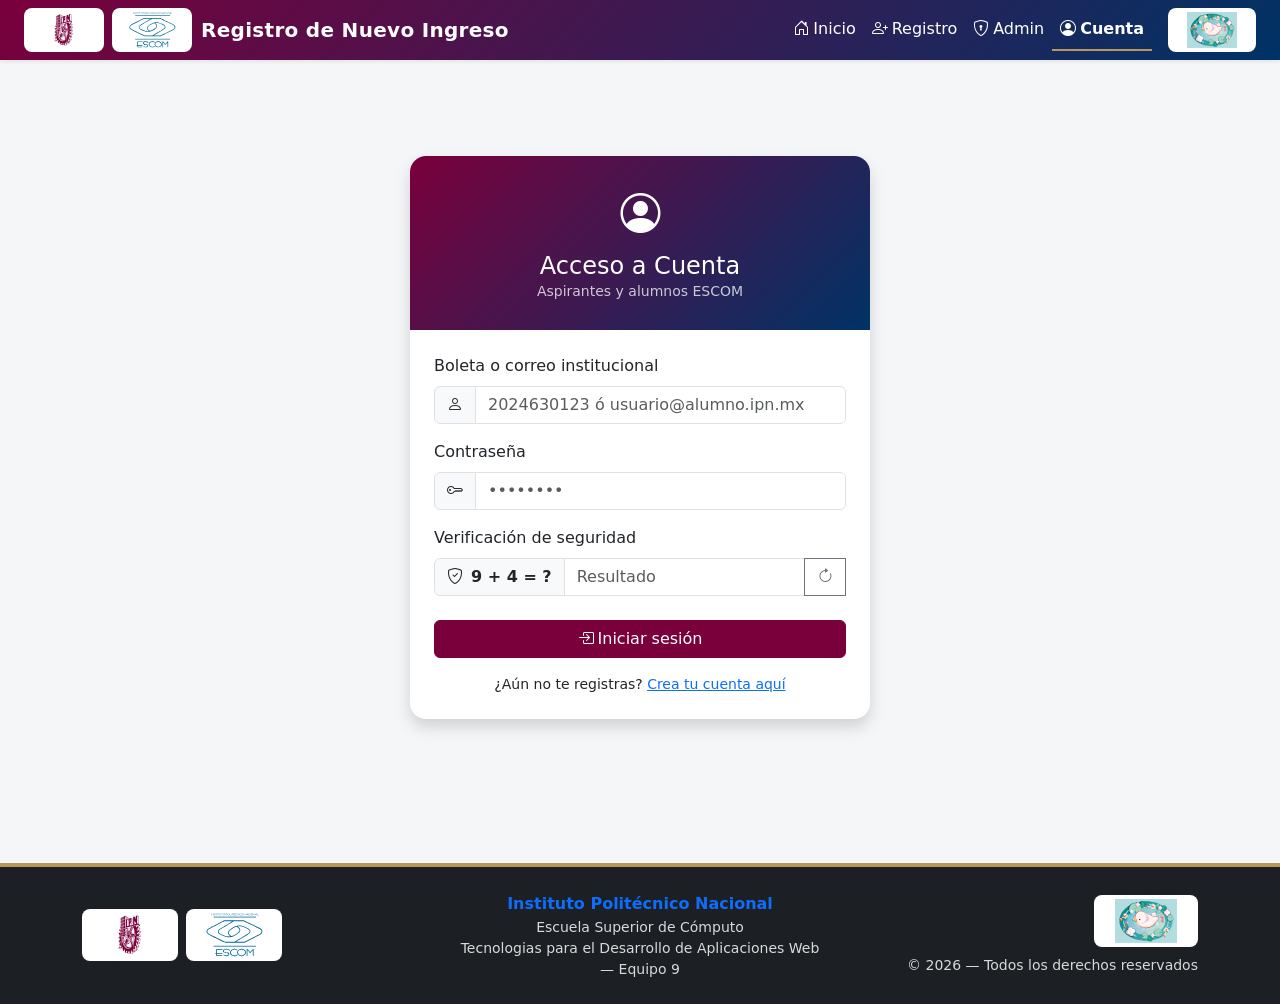
<file: Proyecto_TDAW/cuenta.html>
<!doctype html>
<html lang="es">
<head>
  <meta charset="UTF-8">
  <meta name="viewport" content="width=device-width, initial-scale=1.0">
  <meta name="description" content="Acceso a la cuenta de alumno — Registro de Nuevo Ingreso ESCOM">
  <title>Cuenta | Registro Nuevo Ingreso ESCOM</title>

  <link rel="stylesheet" href="https://cdn.jsdelivr.net/npm/bootstrap@5.3.2/dist/css/bootstrap.min.css">
  <link rel="stylesheet" href="https://cdn.jsdelivr.net/npm/bootstrap-icons@1.11.3/font/bootstrap-icons.css">
  <link rel="stylesheet" href="css/styles.css">
</head>
<body data-page="cuenta">

  <header id="site-header"></header>

  <main class="container my-4 my-md-5">

    <!-- ================== Panel de Login ================== -->
    <section id="panelLoginCuenta">
      <div class="auth-card shadow card border-0">
        <div class="auth-header">
          <i class="bi bi-person-circle fs-1"></i>
          <h1 class="h4 mt-2 mb-0">Acceso a Cuenta</h1>
          <p class="small mb-0 opacity-75">Aspirantes y alumnos ESCOM</p>
        </div>
        <div class="card-body p-4">
          <form id="formCuenta" novalidate>
            <div class="mb-3">
              <label for="cuentaUser" class="form-label">Boleta o correo institucional</label>
              <div class="input-group has-validation">
                <span class="input-group-text"><i class="bi bi-person"></i></span>
                <input type="text" class="form-control"
                       id="cuentaUser" name="cuentaUser"
                       placeholder="2024630123 ó usuario@alumno.ipn.mx" required>
                <div class="invalid-feedback">
                  Ingresa una boleta válida o un correo institucional
                  <code>@alumno.ipn.mx</code> / <code>@ipn.mx</code>.
                </div>
              </div>
            </div>

            <div class="mb-3">
              <label for="cuentaPass" class="form-label">Contraseña</label>
              <div class="input-group">
                <span class="input-group-text"><i class="bi bi-key"></i></span>
                <input type="password" class="form-control"
                       id="cuentaPass" name="cuentaPass"
                       placeholder="••••••••" required>
              </div>
            </div>

            <!-- ============== Bloque CAPTCHA ============== -->
            <div class="mb-4">
              <label for="captchaInputCuenta" class="form-label">
                Verificación de seguridad
              </label>
              <div class="input-group">
                <span class="input-group-text" id="captchaCuenta" aria-live="polite">
                  <i class="bi bi-shield-check me-2"></i>
                  <span class="fw-bold" id="captchaPreguntaCuenta">5 + 3 = ?</span>
                </span>
                <input type="text" class="form-control"
                       id="captchaInputCuenta" name="captchaInputCuenta"
                       inputmode="numeric" autocomplete="off"
                       placeholder="Resultado" required>
                <button class="btn btn-outline-secondary" type="button"
                        id="btnRefreshCaptchaCuenta"
                        aria-label="Generar nuevo CAPTCHA">
                  <i class="bi bi-arrow-clockwise"></i>
                </button>
                <div class="invalid-feedback">
                  El resultado debe ser numérico y coincidir con la operación mostrada.
                </div>
              </div>
            </div>

            <button type="submit" class="btn btn-ipn w-100">
              <i class="bi bi-box-arrow-in-right me-1"></i>Iniciar sesión
            </button>
            <p class="text-center mt-3 mb-0 small">
              ¿Aún no te registras?
              <a href="registro.html" class="link-primary">Crea tu cuenta aquí</a>
            </p>
          </form>
        </div>
      </div>
    </section>

    <!-- ================== Vista de Examen Restringida ================== -->
    <section id="vistaExamen" class="d-none">
      <div class="card hover-lift shadow border-0 mx-auto my-4" style="max-width: 720px;">
        <div class="auth-header">
          <i class="bi bi-clipboard2-check fs-1"></i>
          <h1 class="h4 mt-2 mb-0">Acuse de Examen Diagnóstico</h1>
          <p class="small mb-0 opacity-75">Programa Propedéutico ESCOM 2026</p>
        </div>
        <div class="card-body p-4 p-md-5">
          <p class="lead mb-4">
            ¡Bienvenido(a), <span id="examenNombre" class="fw-bold">aspirante</span>!
            Estos son los datos de tu examen diagnóstico. Se recomienda llegar
            <strong>20 minutos antes</strong> con identificación oficial.
          </p>

          <dl class="row review-list mb-4">
            <dt class="col-sm-4"><i class="bi bi-calendar-event me-1"></i>Fecha</dt>
            <dd class="col-sm-8" id="examenFecha">—</dd>

            <dt class="col-sm-4"><i class="bi bi-clock me-1"></i>Horario</dt>
            <dd class="col-sm-8 datos-examen-resaltados" id="examenHorario">—</dd>

            <dt class="col-sm-4"><i class="bi bi-geo-alt me-1"></i>Laboratorio</dt>
            <dd class="col-sm-8 datos-examen-resaltados" id="examenLab">—</dd>

            <dt class="col-sm-4"><i class="bi bi-person-badge me-1"></i>Boleta</dt>
            <dd class="col-sm-8"><span id="examenBoleta">—</span></dd>
          </dl>

          <div class="alert alert-warning small mb-4" role="alert">
            <i class="bi bi-exclamation-triangle me-1"></i>
            Conserva este acuse impreso. Es <strong>obligatorio</strong> presentarlo
            el día del examen junto con una identificación oficial.
          </div>

          <div class="d-flex flex-column flex-md-row gap-2 justify-content-end">
            <button type="button" class="btn btn-outline-secondary" id="btnCerrarSesion">
              <i class="bi bi-box-arrow-left me-1"></i>Cerrar sesión
            </button>
            <button type="button" class="btn btn-ipn px-4" id="btnImprimirAcuse">
              <i class="bi bi-printer-fill me-1"></i>Imprimir Acuse
            </button>
          </div>
        </div>
      </div>
    </section>

  </main>

  <footer id="site-footer"></footer>

  <script src="https://cdn.jsdelivr.net/npm/bootstrap@5.3.2/dist/js/bootstrap.bundle.min.js"></script>
  <script src="js/layout.js"></script>
  <script src="js/auth.js"></script>
</body>
</html>
</file>
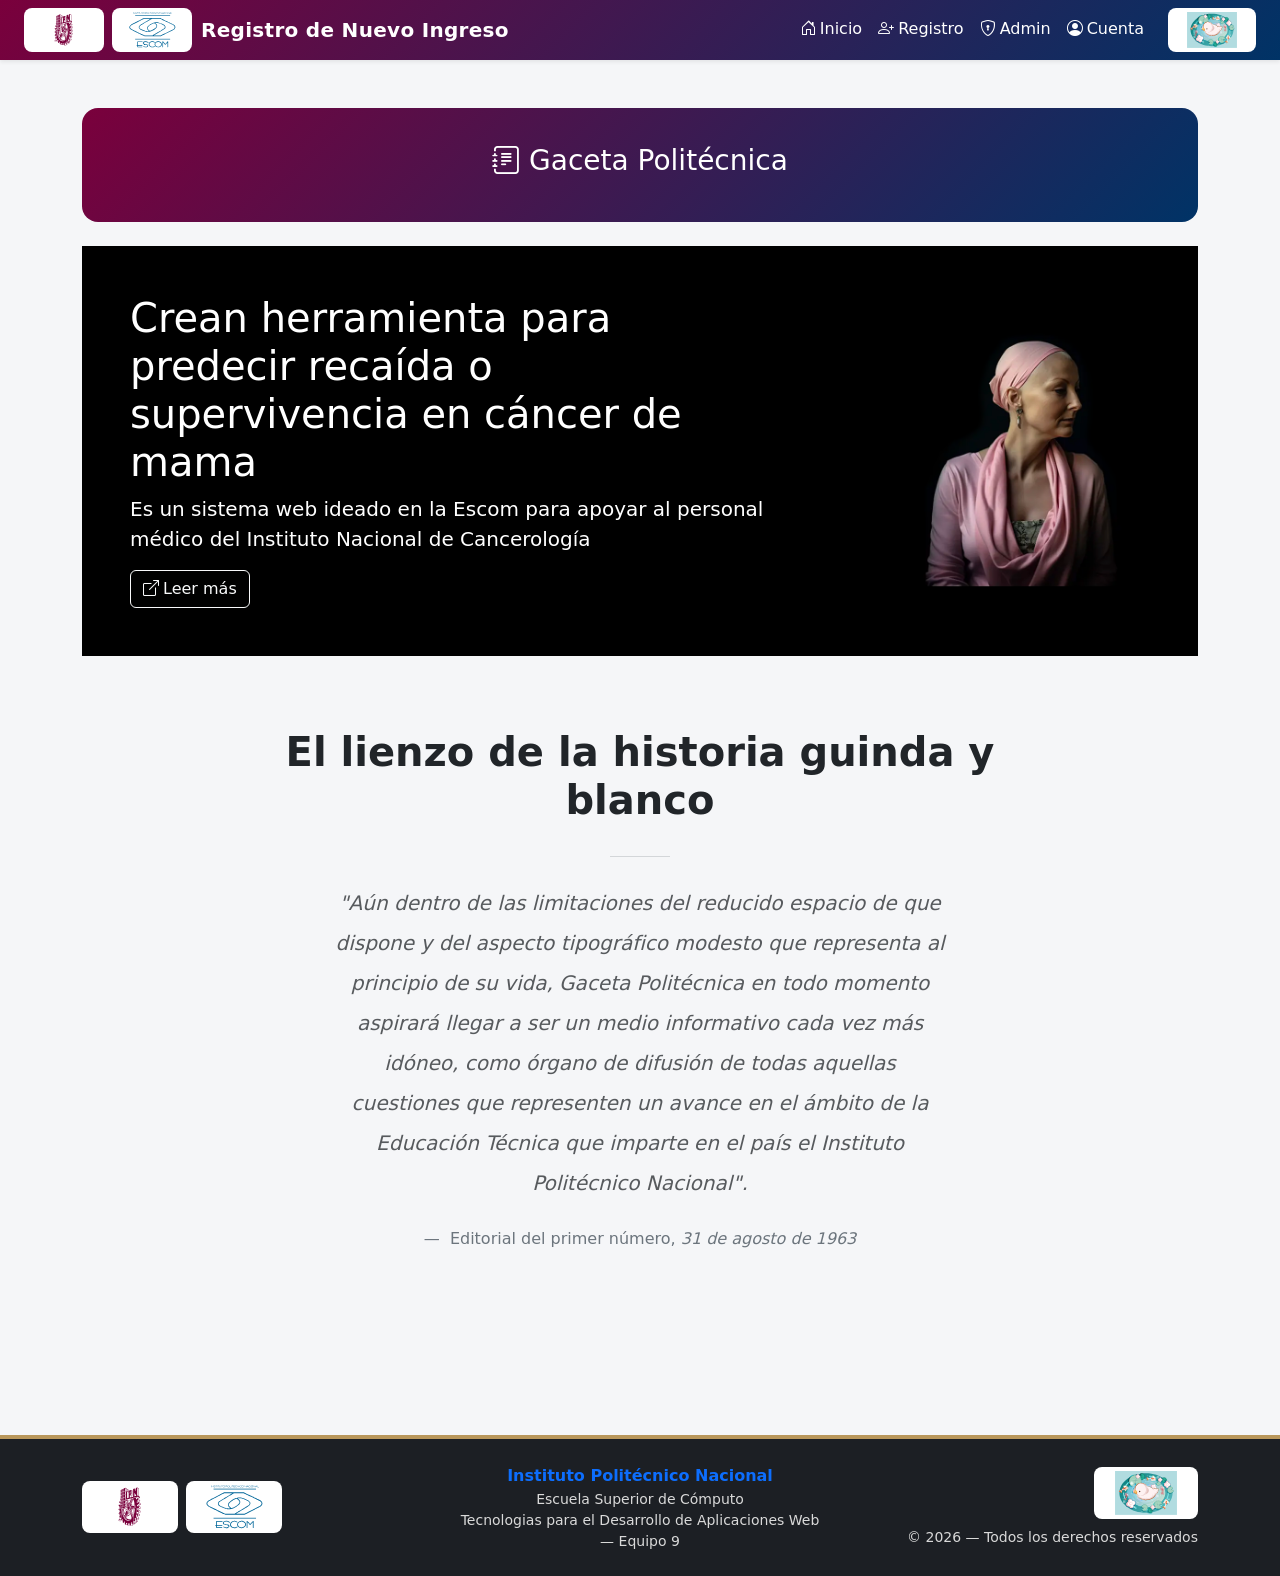
<file: Proyecto_TDAW/gaceta.html>
<!doctype html>
<html lang="es">
<head>
  <meta charset="UTF-8">
  <meta name="viewport" content="width=device-width, initial-scale=1.0">
  <meta name="description" content="Comunidad ESCOM — Nuevo Ingreso ESCOM">
  <title>Gaceta | Nuevo Ingreso ESCOM</title>

  <link rel="stylesheet" href="https://cdn.jsdelivr.net/npm/bootstrap@5.3.2/dist/css/bootstrap.min.css">
  <link rel="stylesheet" href="https://cdn.jsdelivr.net/npm/bootstrap-icons@1.11.3/font/bootstrap-icons.css">
  <link rel="stylesheet" href="css/styles.css">
</head>
<body data-page="comunidad">

    <header id="site-header"></header>

    <main class="container my-4 my-md-5">

        <div class="placeholder-banner mb-4 text-center">
        <h1 class="h3 mb-2">
            <i class="bi bi-journal-text"></i> Gaceta Politécnica
        </h1>
        </div>

        <div class="container-fluid bg-black text-white p-0 mb-5">
            <div class="row g-0 align-items-center">
                <div class="col-12 col-md-7 col-lg-8 p-4 p-md-5">
                    <h2 class="h1 mb-8 text warning">Crean herramienta para predecir recaída o supervivencia en cáncer de mama</h2>
                    <p class="lead mb-0"> 
                        Es un sistema web ideado en la Escom para apoyar al personal médico del Instituto Nacional de Cancerología
                    </p>
                    <a href="https://www.ipn.mx/gacetapolitecnica/ver-detalle.html?g=498" target="_blank" class="btn btn-outline-light mt-3">
                        <i class="bi bi-box-arrow-up-right me-1"></i>Leer más
                    </a>
                </div>

                <div class="col-12 col-md-5 col-lg-4 p-4 p-md-5">
                    <img src="./assets/cancer-mama-flotante.webp" alt="Imagen de noticia" class="img-fluid w-100 h-100 object-fit-cover">
                </div>
            </div>
        </div>

    <div class="container my-5 py-4">
    <div class="row justify-content-center">
        <div class="col-12 col-md-10 col-lg-8 text-center">
        
        <h2 class="display-6 fw-bold mb-4 text-dark position-relative pb-2">
            El lienzo de la historia guinda y blanco
        </h2>
        
        <hr class="mx-auto my-4 text-secondary opacity-25" style="width: 60px; height: 3px;">

        <blockquote class="blockquote px-3 px-md-5">
            <p class="fs-5 fst-italic text-muted lh-lg mb-4">
            "Aún dentro de las limitaciones del reducido espacio de que dispone y del aspecto tipográfico modesto que representa al principio de su vida, Gaceta Politécnica en todo momento aspirará llegar a ser un medio informativo cada vez más idóneo, como órgano de difusión de todas aquellas cuestiones que representen un avance en el ámbito de la Educación Técnica que imparte en el país el Instituto Politécnico Nacional".
            </p>
            
            <figcaption class="blockquote-footer fs-6 mt-2">
            Editorial del primer número, <cite title="Source Title">31 de agosto de 1963</cite>
            </figcaption>
        </blockquote>

        </div>
    </div>
    </div>

    </main>

  <footer id="site-footer"></footer>

  <script src="https://cdn.jsdelivr.net/npm/bootstrap@5.3.2/dist/js/bootstrap.bundle.min.js"></script>
  <script src="js/layout.js"></script>
  <script src="js/registro.js"></script>
</body>
</html>
</file>
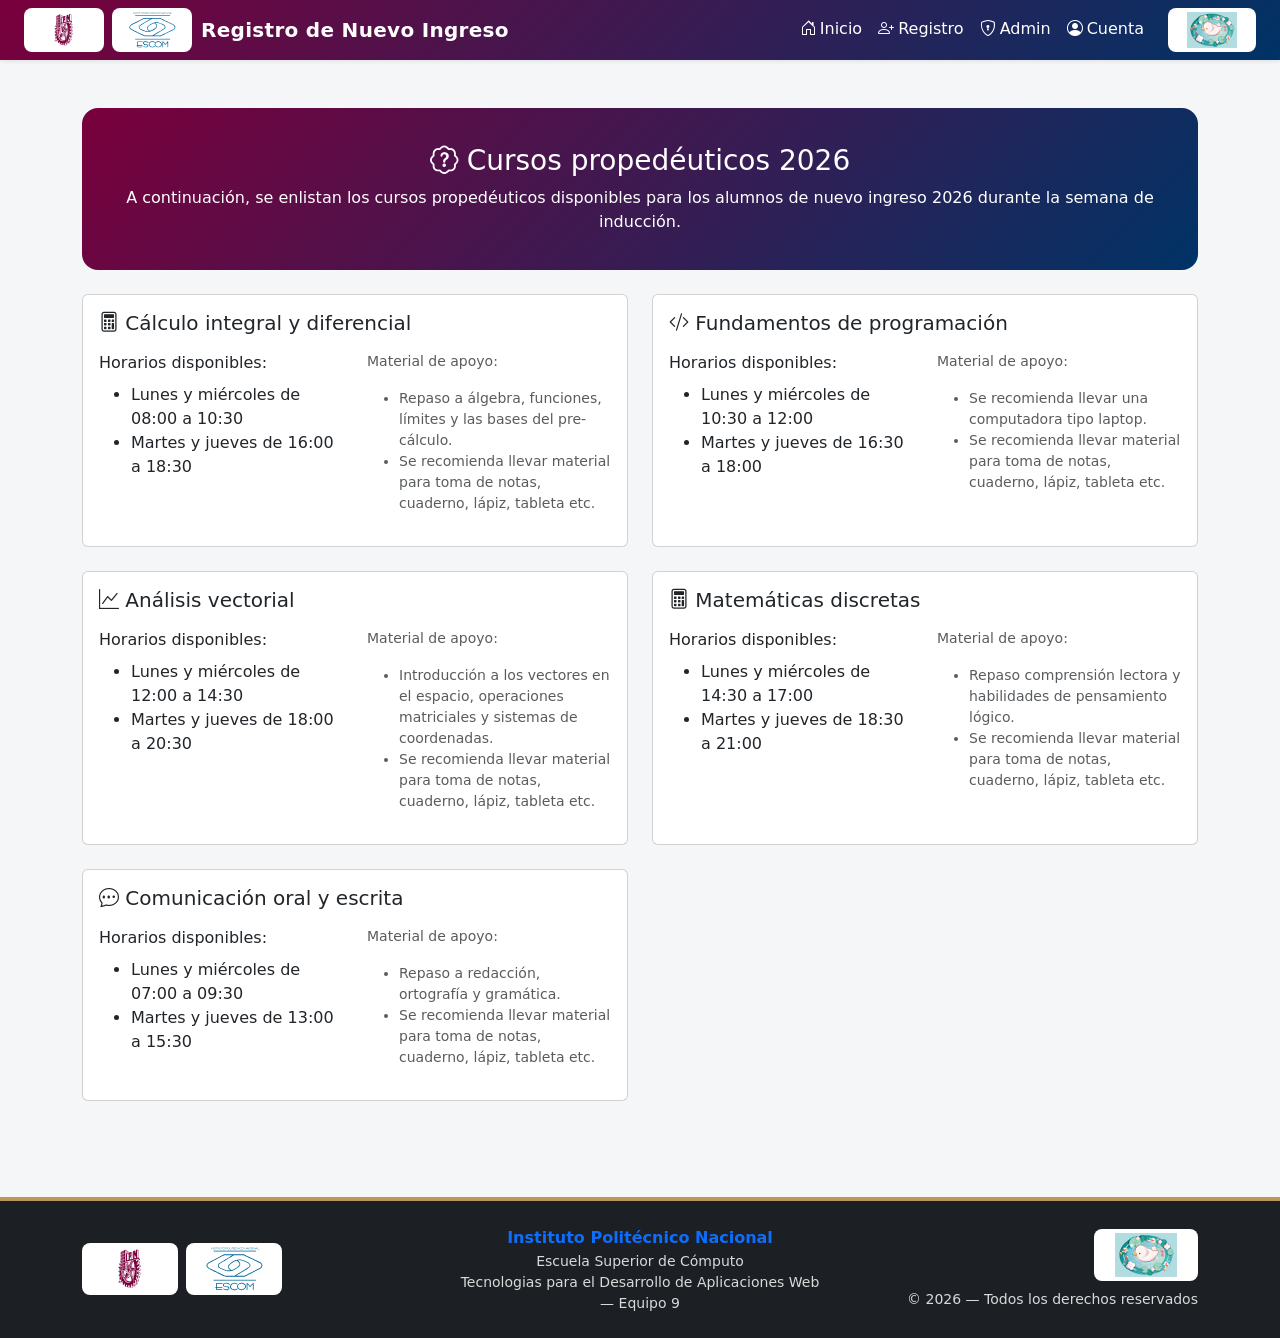
<file: Proyecto_TDAW/propedeutico.html>
<!doctype html>
<html lang="es">
<head>
  <meta charset="UTF-8">
  <meta name="viewport" content="width=device-width, initial-scale=1.0">
  <meta name="description" content="Cursos propedéuticos 2026 — Nuevo Ingreso ESCOM">
  <title>Cursos propedéuticos | Nuevo Ingreso ESCOM</title>

  <link rel="stylesheet" href="https://cdn.jsdelivr.net/npm/bootstrap@5.3.2/dist/css/bootstrap.min.css">
  <link rel="stylesheet" href="https://cdn.jsdelivr.net/npm/bootstrap-icons@1.11.3/font/bootstrap-icons.css">
  <link rel="stylesheet" href="css/styles.css">
</head>
<body data-page="propedeutico">

  <header id="site-header"></header>

  <main class="container my-4 my-md-5">

    <div class="placeholder-banner mb-4 text-center">
      <h1 class="h3 mb-2">
        <i class="bi bi-patch-question"></i> Cursos propedéuticos 2026
      </h1>
      <p class="mb-0">
        A continuación, se enlistan los cursos propedéuticos disponibles para los alumnos de nuevo ingreso 2026 durante la semana de inducción.
      </p>
    </div>

    <div class="lista-de-cursos row row-cols-1 row-cols-md-2 g-4">
    
    <!--CALCULO-->
    <div class="col">
        <div class="card h-100">
        <div class="card-body">
            <h5 class="card-title mb-3"><i class="bi bi-calculator"></i> Cálculo integral y diferencial</h5>
            <div class="row">
            <div class="col-md-6">
                <p class="card-text mb-2">Horarios disponibles:</p>
                <ul>
                <li>Lunes y miércoles de 08:00 a 10:30</li>
                <li>Martes y jueves de 16:00 a 18:30</li>
                </ul>
            </div>
            <div class="col-md-6">
                <p class="text-muted small">
                Material de apoyo:
                <ul class="text-muted small">
                    <li>Repaso a álgebra, funciones, límites y las bases del pre-cálculo.</li>
                    <li>Se recomienda llevar material para toma de notas, cuaderno, lápiz, tableta etc.</li>
                </ul>
                </p>
            </div>
            </div>
        </div>
        </div>
    </div>
    <!--PROGRAMACION-->
    <div class="col">
        <div class="card h-100">
        <div class="card-body">
            <h5 class="card-title mb-3"><i class="bi bi-code-slash"></i> Fundamentos de programación</h5>
            <div class="row">
            <div class="col-md-6">
                <p class="card-text mb-2">Horarios disponibles:</p>
                <ul>
                <li>Lunes y miércoles de 10:30 a 12:00</li>
                <li>Martes y jueves de 16:30 a 18:00</li>
                </ul>
            </div>
            <div class="col-md-6">
                <p class="text-muted small">
                Material de apoyo:
                <ul class="text-muted small">
                    <li>Se recomienda llevar una computadora tipo laptop.</li>
                    <li>Se recomienda llevar material para toma de notas, cuaderno, lápiz, tableta etc.</li>
                </ul>
                </p>
            </div>
            </div>
        </div>
        </div>
    </div>
    <!--ANALISIS VECTORIAL-->
    <div class="col">
        <div class="card h-100">
        <div class="card-body">
            <h5 class="card-title mb-3"><i class="bi bi-graph-up"></i> Análisis vectorial</h5>
            <div class="row">
            <div class="col-md-6">
                <p class="card-text mb-2">Horarios disponibles:</p>
                <ul>
                <li>Lunes y miércoles de 12:00 a 14:30</li>
                <li>Martes y jueves de 18:00 a 20:30</li>
                </ul>
            </div>
            <div class="col-md-6">
                <p class="text-muted small">
                Material de apoyo:
                <ul class="text-muted small">
                    <li>Introducción a los vectores en el espacio, operaciones matriciales y sistemas de coordenadas.</li>
                    <li>Se recomienda llevar material para toma de notas, cuaderno, lápiz, tableta etc.</li>
                </ul>
                </p>
            </div>
            </div>
        </div>
        </div>
    </div>

    <div class="col">
        <div class="card h-100">
        <div class="card-body">
            <h5 class="card-title mb-3"><i class="bi bi-calculator"></i> Matemáticas discretas</h5>
            <div class="row">
            <div class="col-md-6">
                <p class="card-text mb-2">Horarios disponibles:</p>
                <ul>
                <li>Lunes y miércoles de 14:30 a 17:00</li>
                <li>Martes y jueves de 18:30 a 21:00</li>
                </ul>
            </div>
            <div class="col-md-6">
                <p class="text-muted small">
                Material de apoyo:
                <ul class="text-muted small">
                    <li>Repaso comprensión lectora y habilidades de pensamiento lógico.</li>
                    <li>Se recomienda llevar material para toma de notas, cuaderno, lápiz, tableta etc.</li>
                </ul>
                </p>
            </div>
            </div>
        </div>
        </div>
    </div>

    <div class="col">
        <div class="card h-100">
        <div class="card-body">
            <h5 class="card-title mb-3"><i class="bi bi-chat-dots"></i> Comunicación oral y escrita</h5>
            <div class="row">
            <div class="col-md-6">
                <p class="card-text mb-2">Horarios disponibles:</p>
                <ul>
                <li>Lunes y miércoles de 07:00 a 09:30</li>
                <li>Martes y jueves de 13:00 a 15:30</li>
                </ul>
            </div>
            <div class="col-md-6">
                <p class="text-muted small">
                Material de apoyo:
                <ul class="text-muted small">
                    <li>Repaso a redacción, ortografía y gramática.</li>
                    <li>Se recomienda llevar material para toma de notas, cuaderno, lápiz, tableta etc.</li>
                </ul>
                </p>
            </div>
            </div>
        </div>
        </div>
    </div>

    </div>

  </main>
  <footer id="site-footer"></footer>

  <script src="https://cdn.jsdelivr.net/npm/bootstrap@5.3.2/dist/js/bootstrap.bundle.min.js"></script>
  <script src="js/layout.js"></script>
  <script src="js/registro.js"></script>
</body>
</html>
</file>
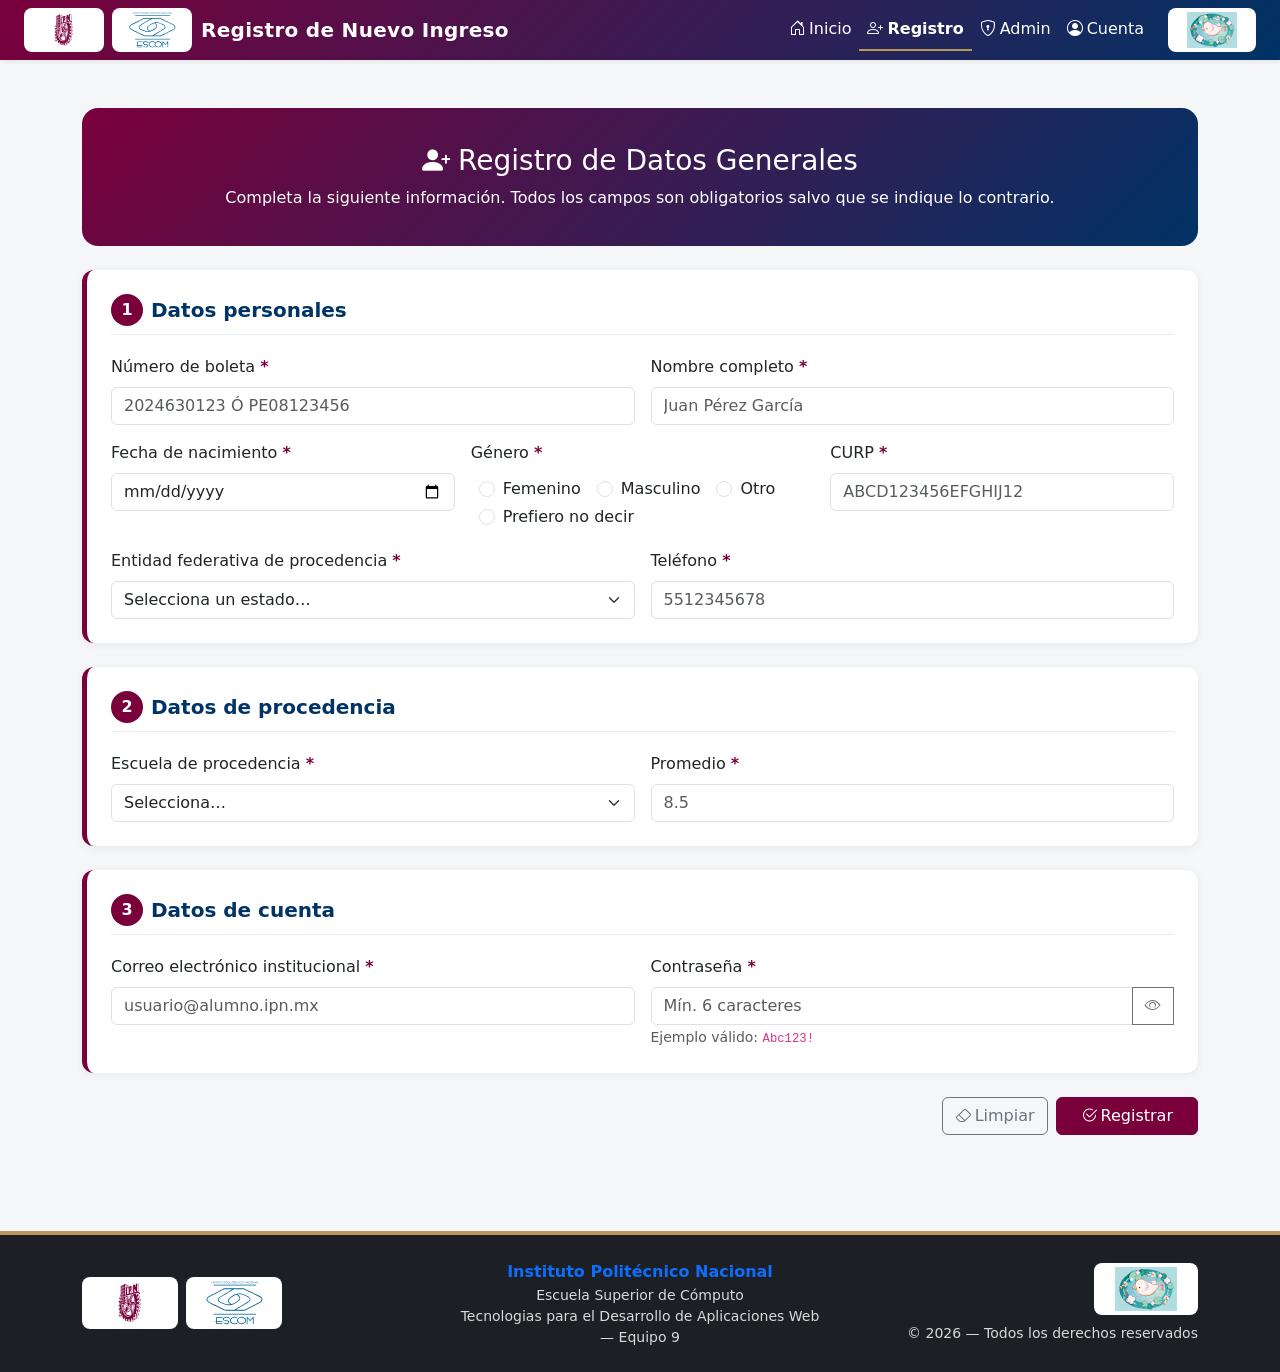
<file: Proyecto_TDAW/registro.html>
<!doctype html>
<html lang="es">
<head>
  <meta charset="UTF-8">
  <meta name="viewport" content="width=device-width, initial-scale=1.0">
  <meta name="description" content="Formulario de registro de datos generales — Nuevo Ingreso ESCOM">
  <title>Registro | Nuevo Ingreso ESCOM</title>

  <link rel="stylesheet" href="https://cdn.jsdelivr.net/npm/bootstrap@5.3.2/dist/css/bootstrap.min.css">
  <link rel="stylesheet" href="https://cdn.jsdelivr.net/npm/bootstrap-icons@1.11.3/font/bootstrap-icons.css">
  <link rel="stylesheet" href="css/styles.css">
</head>
<body data-page="registro">

  <header id="site-header"></header>

  <main class="container my-4 my-md-5">

    <div class="placeholder-banner mb-4 text-center">
      <h1 class="h3 mb-2">
        <i class="bi bi-person-plus-fill me-2"></i>Registro de Datos Generales
      </h1>
      <p class="mb-0">
        Completa la siguiente información. Todos los campos son obligatorios salvo que se indique lo contrario.
      </p>
    </div>

    <form id="formRegistro" novalidate>

      <!-- ================== Sección 1: Datos personales ================== -->
      <section class="form-section p-3 p-md-4">
        <h2 class="h5 section-title">
          <span class="section-number">1</span>Datos personales
        </h2>
        <div class="row g-3">

          <div class="col-md-6">
            <label for="boleta" class="form-label">
              Número de boleta <span class="required-mark">*</span>
            </label>
            <input type="text" class="form-control text-uppercase"
                   id="boleta" name="boleta" maxlength="10"
                   placeholder="2024630123 ó PE08123456" required>
            <div class="invalid-feedback">
              Formato inválido. Use 10 dígitos numéricos, o PE/PP seguidos de 8 dígitos.
            </div>
          </div>

          <div class="col-md-6">
            <label for="nombre" class="form-label">
              Nombre completo <span class="required-mark">*</span>
            </label>
            <input type="text" class="form-control"
                   id="nombre" name="nombre"
                   placeholder="Juan Pérez García" required>
            <div class="invalid-feedback">
              Solo se permiten letras y espacios (mínimo 3 caracteres).
            </div>
          </div>

          <div class="col-md-4">
            <label for="fechaNac" class="form-label">
              Fecha de nacimiento <span class="required-mark">*</span>
            </label>
            <input type="date" class="form-control"
                   id="fechaNac" name="fechaNac" required>
            <div class="invalid-feedback">
              Debes tener entre 16 y 50 años para ingresar a nivel superior.
            </div>
          </div>

          <div class="col-md-4">
            <span class="form-label d-block">
              Género <span class="required-mark">*</span>
            </span>
            <div id="generoGroup" class="genero-group d-flex flex-wrap column-gap-3 row-gap-1 pt-1">
              <div class="form-check">
                <input class="form-check-input" type="radio"
                       name="genero" id="generoF" value="Femenino" required>
                <label class="form-check-label" for="generoF">Femenino</label>
              </div>
              <div class="form-check">
                <input class="form-check-input" type="radio"
                       name="genero" id="generoM" value="Masculino" required>
                <label class="form-check-label" for="generoM">Masculino</label>
              </div>
              <div class="form-check">
                <input class="form-check-input" type="radio"
                       name="genero" id="generoO" value="Otro" required>
                <label class="form-check-label" for="generoO">Otro</label>
              </div>
              <div class="form-check">
                <input class="form-check-input" type="radio"
                       name="genero" id="generoN" value="Prefiero no decir" required>
                <label class="form-check-label" for="generoN">Prefiero no decir</label>
              </div>
            </div>
            <div class="invalid-feedback" id="generoFeedback">Selecciona una opción.</div>
          </div>

          <div class="col-md-4">
            <label for="curp" class="form-label">
              CURP <span class="required-mark">*</span>
            </label>
            <input type="text" class="form-control text-uppercase"
                   id="curp" name="curp" maxlength="18"
                   placeholder="ABCD123456EFGHIJ12" required>
            <div class="invalid-feedback">
              CURP inválida. Debe tener 18 caracteres con formato oficial.
            </div>
          </div>

          <div class="col-md-6">
            <label for="estado" class="form-label">
              Entidad federativa de procedencia <span class="required-mark">*</span>
            </label>
            <select class="form-select" id="estado" name="estado" required>
              <option value="">Selecciona un estado…</option>
            </select>
            <div class="invalid-feedback">Selecciona una entidad.</div>
          </div>

          <div class="col-md-6 d-none" id="alcaldiaContainer">
            <label for="alcaldia" class="form-label">
              Alcaldía <span class="required-mark">*</span>
              <span class="text-muted small">(solo si la entidad es Ciudad de México)</span>
            </label>
            <select class="form-select" id="alcaldia" name="alcaldia" disabled>
              <option value="">Selecciona una alcaldía…</option>
            </select>
            <div class="invalid-feedback">Selecciona una alcaldía.</div>
          </div>

          <div class="col-md-6">
            <label for="telefono" class="form-label">
              Teléfono <span class="required-mark">*</span>
            </label>
            <input type="tel" class="form-control"
                   id="telefono" name="telefono" maxlength="10"
                   placeholder="5512345678" required>
            <div class="invalid-feedback">Solo dígitos, máximo 10.</div>
          </div>

        </div>
      </section>

      <!-- ================== Sección 2: Datos de procedencia ================== -->
      <section class="form-section p-3 p-md-4">
        <h2 class="h5 section-title">
          <span class="section-number">2</span>Datos de procedencia
        </h2>
        <div class="row g-3">

          <div class="col-md-6">
            <label for="escuela" class="form-label">
              Escuela de procedencia <span class="required-mark">*</span>
            </label>
            <select class="form-select" id="escuela" name="escuela" required>
              <option value="">Selecciona…</option>
            </select>
            <div class="invalid-feedback">Selecciona una opción.</div>
          </div>

          <div class="col-md-6 d-none" id="nombreEscuelaContainer">
            <label for="nombreEscuela" class="form-label">
              Nombre de la escuela <span class="required-mark">*</span>
              <span class="text-muted small">(solo si seleccionas "Otro")</span>
            </label>
            <input type="text" class="form-control"
                   id="nombreEscuela" name="nombreEscuela"
                   placeholder="Captura el nombre de la escuela" disabled>
            <div class="invalid-feedback">Indica el nombre de la escuela.</div>
          </div>

          <div class="col-md-6">
            <label for="promedio" class="form-label">
              Promedio <span class="required-mark">*</span>
            </label>
            <input type="number" class="form-control"
                   id="promedio" name="promedio"
                   step="0.01" min="7.0" max="10.0"
                   placeholder="8.5" required>
            <div class="invalid-feedback">El promedio debe estar entre 6.0 y 10.0.</div>
          </div>

        </div>
      </section>

      <!-- ================== Sección 3: Datos de cuenta ================== -->
      <section class="form-section p-3 p-md-4">
        <h2 class="h5 section-title">
          <span class="section-number">3</span>Datos de cuenta
        </h2>
        <div class="row g-3">

          <div class="col-md-6">
            <label for="correo" class="form-label">
              Correo electrónico institucional <span class="required-mark">*</span>
            </label>
            <input type="email" class="form-control"
                   id="correo" name="correo"
                   placeholder="usuario@alumno.ipn.mx" required>
            <div class="invalid-feedback">
              Debe pertenecer al dominio <code>@alumno.ipn.mx</code> o <code>@ipn.mx</code>.
            </div>
          </div>

          <div class="col-md-6">
            <label for="password" class="form-label">
              Contraseña <span class="required-mark">*</span>
            </label>
            <div class="input-group">
              <input type="password" class="form-control"
                     id="password" name="password"
                     placeholder="Mín. 6 caracteres" required>
              <button class="btn btn-outline-secondary" type="button"
                      id="togglePassword"
                      aria-label="Mostrar u ocultar contraseña">
                <i class="bi bi-eye"></i>
              </button>
              <div class="invalid-feedback">
                Mínimo 6 caracteres, con al menos una mayúscula, un dígito y un carácter especial.
              </div>
            </div>
            <small class="text-muted">Ejemplo válido: <code>Abc123!</code></small>
          </div>

        </div>
      </section>

      <!-- ================== Botones ================== -->
      <div class="d-flex flex-column flex-md-row justify-content-end gap-2 mt-4">
        <button type="reset" class="btn btn-outline-secondary" id="btnLimpiar">
          <i class="bi bi-eraser me-1"></i>Limpiar
        </button>
        <button type="submit" class="btn btn-ipn px-4" id="btnRegistrar">
          <i class="bi bi-check2-circle me-1"></i>Registrar
        </button>
      </div>
    </form>
  </main>

  <!-- ================== Modal de confirmación ================== -->
  <div class="modal fade" id="modalRevision" tabindex="-1"
       aria-labelledby="modalRevisionLabel" aria-hidden="true">
    <div class="modal-dialog modal-lg modal-dialog-scrollable modal-dialog-centered">
      <div class="modal-content">
        <div class="modal-header modal-ipn">
          <h1 class="modal-title fs-5" id="modalRevisionLabel">
            <i class="bi bi-clipboard-check me-2"></i>Confirmación de Registro
          </h1>
          <button type="button" class="btn-close" data-bs-dismiss="modal" aria-label="Cerrar"></button>
        </div>
        <div class="modal-body">
          <p class="lead" id="modalSaludo"></p>
          <hr>
          <dl class="row review-list" id="modalDatos"></dl>
        </div>
        <div class="modal-footer">
          <button type="button" class="btn btn-outline-secondary" data-bs-dismiss="modal" id="btnCorregir">
            <i class="bi bi-pencil me-1"></i>Corregir datos
          </button>
          <button type="button" class="btn btn-ipn" id="btnConfirmar">
            <i class="bi bi-check-lg me-1"></i>Aceptar
          </button>
          <button type="button" class="btn btn-ipn d-none" id="btnImprimirAcuse" disabled>
            <i class="bi bi-printer-fill me-1"></i>Imprimir Acuse
          </button>
        </div>
      </div>
    </div>
  </div>

  <footer id="site-footer"></footer>

  <script src="https://cdn.jsdelivr.net/npm/bootstrap@5.3.2/dist/js/bootstrap.bundle.min.js"></script>
  <script src="js/layout.js"></script>
  <script src="js/registro.js"></script>
</body>
</html>
</file>
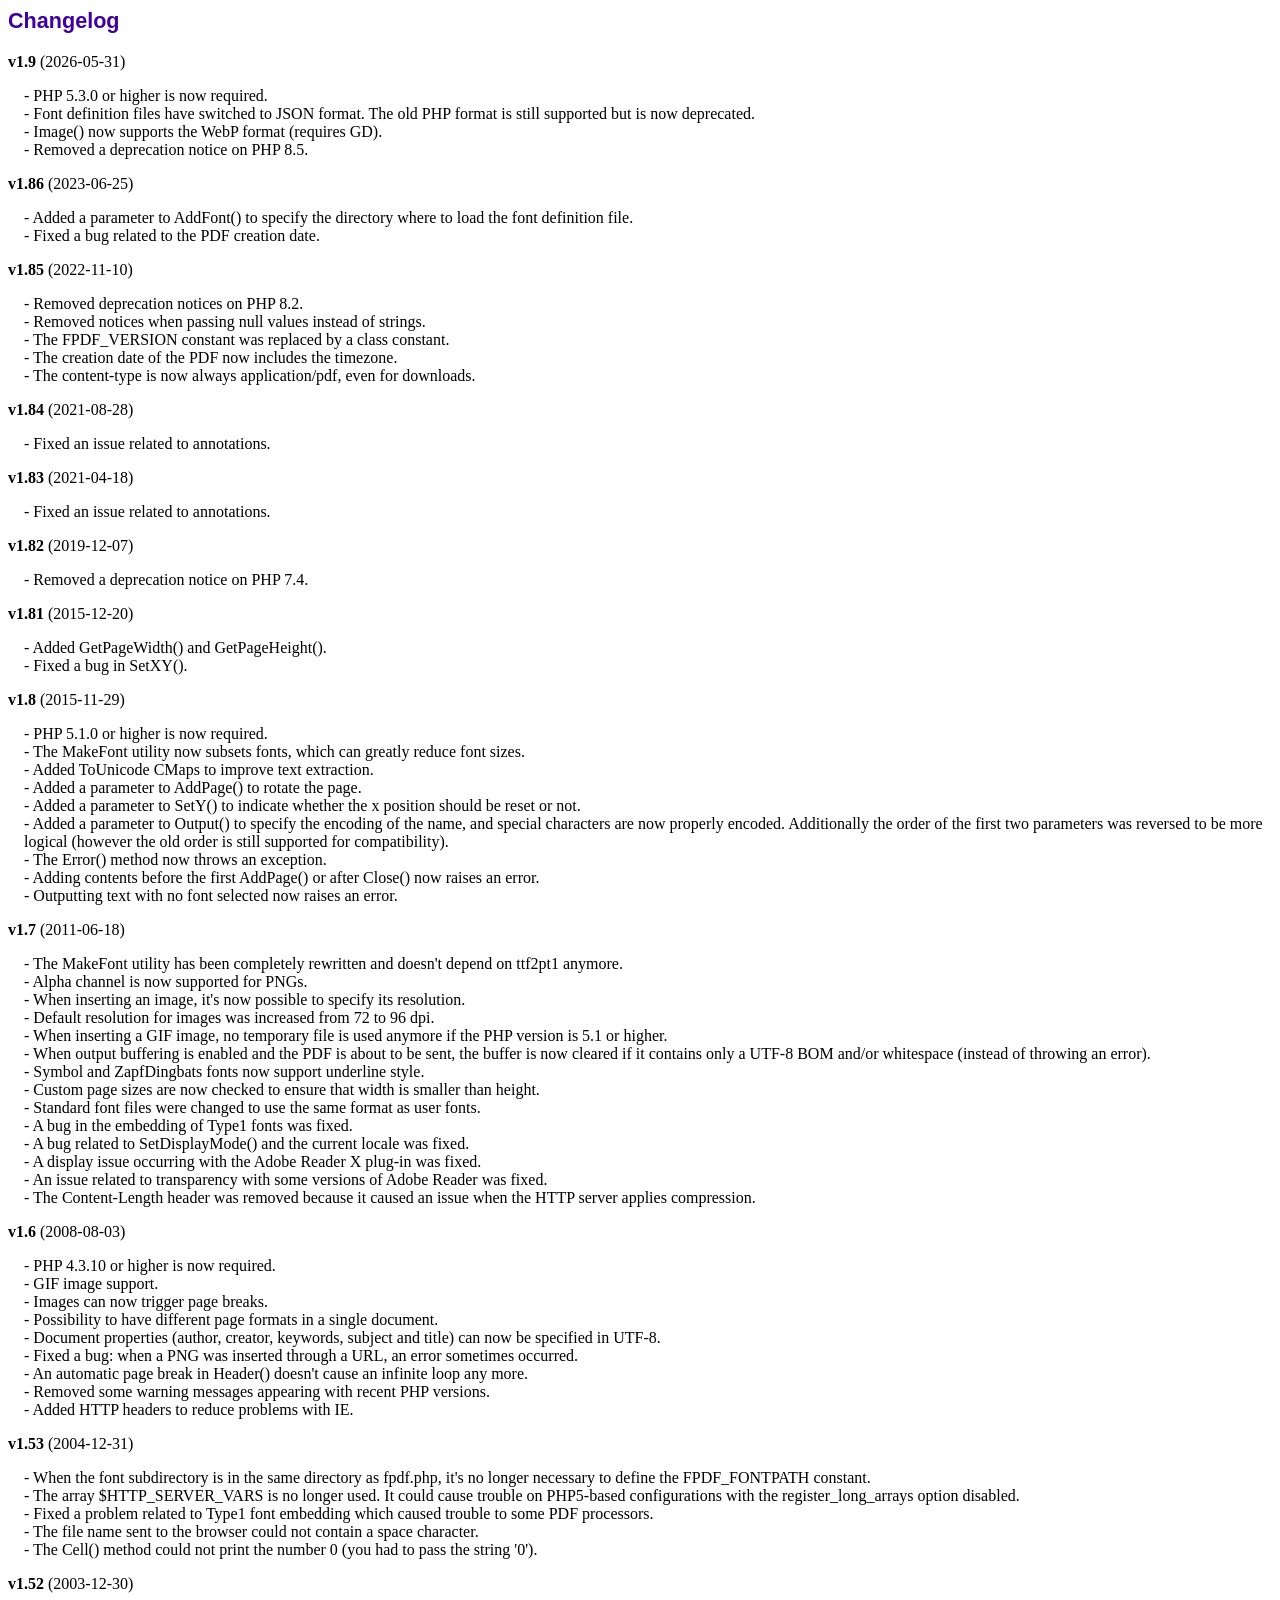
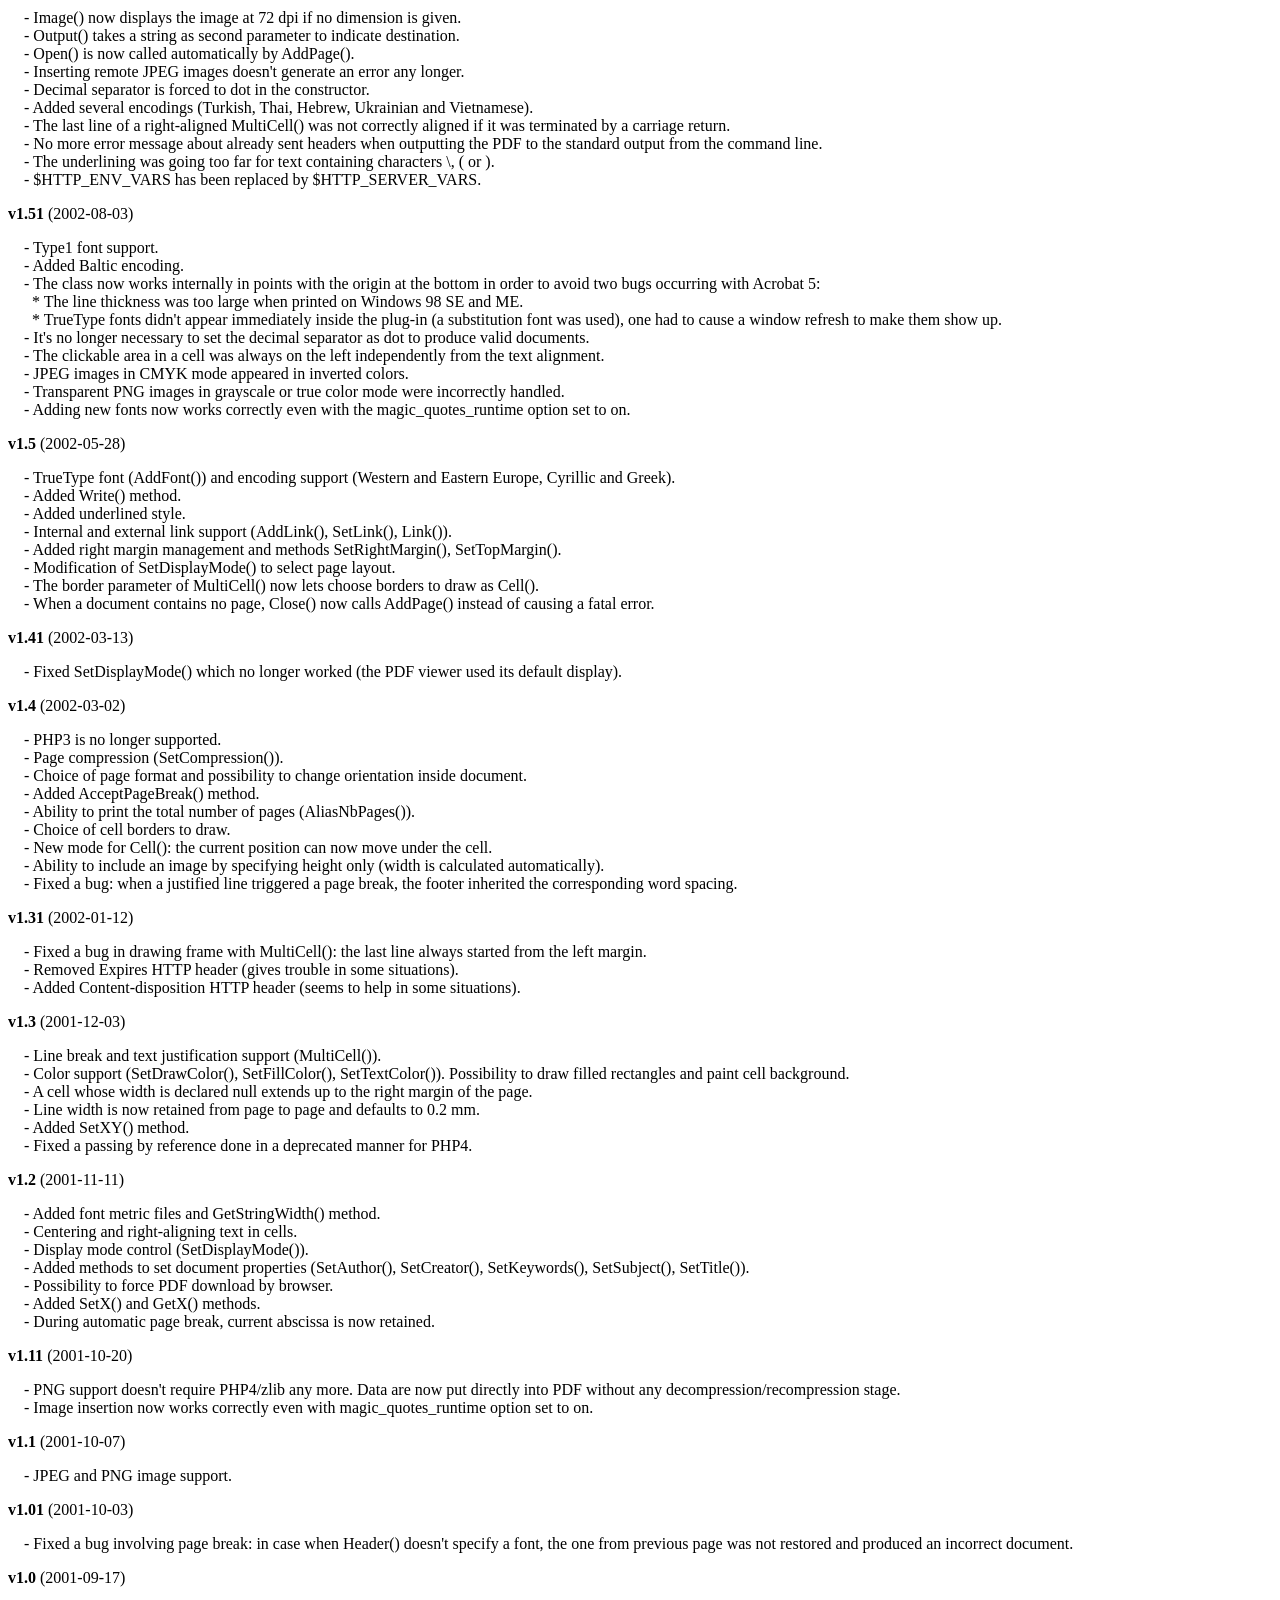
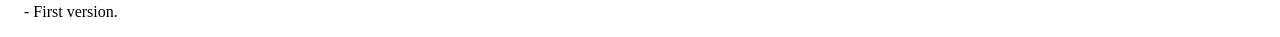
<file: Proyecto_TDAW/librerias/fpdf19/changelog.htm>
<!DOCTYPE html PUBLIC "-//W3C//DTD HTML 4.01 Transitional//EN">
<html>
<head>
<meta http-equiv="Content-Type" content="text/html; charset=UTF-8">
<title>Changelog</title>
<link type="text/css" rel="stylesheet" href="fpdf.css">
<style type="text/css">
dd {margin:1em 0 1em 1em}
</style>
</head>
<body>
<h1>Changelog</h1>
<dl>
<dt><strong>v1.9</strong> (2026-05-31)</dt>
<dd>
- PHP 5.3.0 or higher is now required.<br>
- Font definition files have switched to JSON format. The old PHP format is still supported but is now deprecated.<br>
- Image() now supports the WebP format (requires GD).<br>
- Removed a deprecation notice on PHP 8.5.<br>
</dd>
<dt><strong>v1.86</strong> (2023-06-25)</dt>
<dd>
- Added a parameter to AddFont() to specify the directory where to load the font definition file.<br>
- Fixed a bug related to the PDF creation date.<br>
</dd>
<dt><strong>v1.85</strong> (2022-11-10)</dt>
<dd>
- Removed deprecation notices on PHP 8.2.<br>
- Removed notices when passing null values instead of strings.<br>
- The FPDF_VERSION constant was replaced by a class constant.<br>
- The creation date of the PDF now includes the timezone.<br>
- The content-type is now always application/pdf, even for downloads.<br>
</dd>
<dt><strong>v1.84</strong> (2021-08-28)</dt>
<dd>
- Fixed an issue related to annotations.<br>
</dd>
<dt><strong>v1.83</strong> (2021-04-18)</dt>
<dd>
- Fixed an issue related to annotations.<br>
</dd>
<dt><strong>v1.82</strong> (2019-12-07)</dt>
<dd>
- Removed a deprecation notice on PHP 7.4.<br>
</dd>
<dt><strong>v1.81</strong> (2015-12-20)</dt>
<dd>
- Added GetPageWidth() and GetPageHeight().<br>
- Fixed a bug in SetXY().<br>
</dd>
<dt><strong>v1.8</strong> (2015-11-29)</dt>
<dd>
- PHP 5.1.0 or higher is now required.<br>
- The MakeFont utility now subsets fonts, which can greatly reduce font sizes.<br>
- Added ToUnicode CMaps to improve text extraction.<br>
- Added a parameter to AddPage() to rotate the page.<br>
- Added a parameter to SetY() to indicate whether the x position should be reset or not.<br>
- Added a parameter to Output() to specify the encoding of the name, and special characters are now properly encoded. Additionally the order of the first two parameters was reversed to be more logical (however the old order is still supported for compatibility).<br>
- The Error() method now throws an exception.<br>
- Adding contents before the first AddPage() or after Close() now raises an error.<br>
- Outputting text with no font selected now raises an error.<br>
</dd>
<dt><strong>v1.7</strong> (2011-06-18)</dt>
<dd>
- The MakeFont utility has been completely rewritten and doesn't depend on ttf2pt1 anymore.<br>
- Alpha channel is now supported for PNGs.<br>
- When inserting an image, it's now possible to specify its resolution.<br>
- Default resolution for images was increased from 72 to 96 dpi.<br>
- When inserting a GIF image, no temporary file is used anymore if the PHP version is 5.1 or higher.<br>
- When output buffering is enabled and the PDF is about to be sent, the buffer is now cleared if it contains only a UTF-8 BOM and/or whitespace (instead of throwing an error).<br>
- Symbol and ZapfDingbats fonts now support underline style.<br>
- Custom page sizes are now checked to ensure that width is smaller than height.<br>
- Standard font files were changed to use the same format as user fonts.<br>
- A bug in the embedding of Type1 fonts was fixed.<br>
- A bug related to SetDisplayMode() and the current locale was fixed.<br>
- A display issue occurring with the Adobe Reader X plug-in was fixed.<br>
- An issue related to transparency with some versions of Adobe Reader was fixed.<br>
- The Content-Length header was removed because it caused an issue when the HTTP server applies compression.<br>
</dd>
<dt><strong>v1.6</strong> (2008-08-03)</dt>
<dd>
- PHP 4.3.10 or higher is now required.<br>
- GIF image support.<br>
- Images can now trigger page breaks.<br>
- Possibility to have different page formats in a single document.<br>
- Document properties (author, creator, keywords, subject and title) can now be specified in UTF-8.<br>
- Fixed a bug: when a PNG was inserted through a URL, an error sometimes occurred.<br>
- An automatic page break in Header() doesn't cause an infinite loop any more.<br>
- Removed some warning messages appearing with recent PHP versions.<br>
- Added HTTP headers to reduce problems with IE.<br>
</dd>
<dt><strong>v1.53</strong> (2004-12-31)</dt>
<dd>
- When the font subdirectory is in the same directory as fpdf.php, it's no longer necessary to define the FPDF_FONTPATH constant.<br>
- The array $HTTP_SERVER_VARS is no longer used. It could cause trouble on PHP5-based configurations with the register_long_arrays option disabled.<br>
- Fixed a problem related to Type1 font embedding which caused trouble to some PDF processors.<br>
- The file name sent to the browser could not contain a space character.<br>
- The Cell() method could not print the number 0 (you had to pass the string '0').<br>
</dd>
<dt><strong>v1.52</strong> (2003-12-30)</dt>
<dd>
- Image() now displays the image at 72 dpi if no dimension is given.<br>
- Output() takes a string as second parameter to indicate destination.<br>
- Open() is now called automatically by AddPage().<br>
- Inserting remote JPEG images doesn't generate an error any longer.<br>
- Decimal separator is forced to dot in the constructor.<br>
- Added several encodings (Turkish, Thai, Hebrew, Ukrainian and Vietnamese).<br>
- The last line of a right-aligned MultiCell() was not correctly aligned if it was terminated by a carriage return.<br>
- No more error message about already sent headers when outputting the PDF to the standard output from the command line.<br>
- The underlining was going too far for text containing characters \, ( or ).<br>
- $HTTP_ENV_VARS has been replaced by $HTTP_SERVER_VARS.<br>
</dd>
<dt><strong>v1.51</strong> (2002-08-03)</dt>
<dd>
- Type1 font support.<br>
- Added Baltic encoding.<br>
- The class now works internally in points with the origin at the bottom in order to avoid two bugs occurring with Acrobat 5:<br>&nbsp;&nbsp;* The line thickness was too large when printed on Windows 98 SE and ME.<br>&nbsp;&nbsp;* TrueType fonts didn't appear immediately inside the plug-in (a substitution font was used), one had to cause a window refresh to make them show up.<br>
- It's no longer necessary to set the decimal separator as dot to produce valid documents.<br>
- The clickable area in a cell was always on the left independently from the text alignment.<br>
- JPEG images in CMYK mode appeared in inverted colors.<br>
- Transparent PNG images in grayscale or true color mode were incorrectly handled.<br>
- Adding new fonts now works correctly even with the magic_quotes_runtime option set to on.<br>
</dd>
<dt><strong>v1.5</strong> (2002-05-28)</dt>
<dd>
- TrueType font (AddFont()) and encoding support (Western and Eastern Europe, Cyrillic and Greek).<br>
- Added Write() method.<br>
- Added underlined style.<br>
- Internal and external link support (AddLink(), SetLink(), Link()).<br>
- Added right margin management and methods SetRightMargin(), SetTopMargin().<br>
- Modification of SetDisplayMode() to select page layout.<br>
- The border parameter of MultiCell() now lets choose borders to draw as Cell().<br>
- When a document contains no page, Close() now calls AddPage() instead of causing a fatal error.<br>
</dd>
<dt><strong>v1.41</strong> (2002-03-13)</dt>
<dd>
- Fixed SetDisplayMode() which no longer worked (the PDF viewer used its default display).<br>
</dd>
<dt><strong>v1.4</strong> (2002-03-02)</dt>
<dd>
- PHP3 is no longer supported.<br>
- Page compression (SetCompression()).<br>
- Choice of page format and possibility to change orientation inside document.<br>
- Added AcceptPageBreak() method.<br>
- Ability to print the total number of pages (AliasNbPages()).<br>
- Choice of cell borders to draw.<br>
- New mode for Cell(): the current position can now move under the cell.<br>
- Ability to include an image by specifying height only (width is calculated automatically).<br>
- Fixed a bug: when a justified line triggered a page break, the footer inherited the corresponding word spacing.<br>
</dd>
<dt><strong>v1.31</strong> (2002-01-12)</dt>
<dd>
- Fixed a bug in drawing frame with MultiCell(): the last line always started from the left margin.<br>
- Removed Expires HTTP header (gives trouble in some situations).<br>
- Added Content-disposition HTTP header (seems to help in some situations).<br>
</dd>
<dt><strong>v1.3</strong> (2001-12-03)</dt>
<dd>
- Line break and text justification support (MultiCell()).<br>
- Color support (SetDrawColor(), SetFillColor(), SetTextColor()). Possibility to draw filled rectangles and paint cell background.<br>
- A cell whose width is declared null extends up to the right margin of the page.<br>
- Line width is now retained from page to page and defaults to 0.2 mm.<br>
- Added SetXY() method.<br>
- Fixed a passing by reference done in a deprecated manner for PHP4.<br>
</dd>
<dt><strong>v1.2</strong> (2001-11-11)</dt>
<dd>
- Added font metric files and GetStringWidth() method.<br>
- Centering and right-aligning text in cells.<br>
- Display mode control (SetDisplayMode()).<br>
- Added methods to set document properties (SetAuthor(), SetCreator(), SetKeywords(), SetSubject(), SetTitle()).<br>
- Possibility to force PDF download by browser.<br>
- Added SetX() and GetX() methods.<br>
- During automatic page break, current abscissa is now retained.<br>
</dd>
<dt><strong>v1.11</strong> (2001-10-20)</dt>
<dd>
- PNG support doesn't require PHP4/zlib any more. Data are now put directly into PDF without any decompression/recompression stage.<br>
- Image insertion now works correctly even with magic_quotes_runtime option set to on.<br>
</dd>
<dt><strong>v1.1</strong> (2001-10-07)</dt>
<dd>
- JPEG and PNG image support.<br>
</dd>
<dt><strong>v1.01</strong> (2001-10-03)</dt>
<dd>
- Fixed a bug involving page break: in case when Header() doesn't specify a font, the one from previous page was not restored and produced an incorrect document.<br>
</dd>
<dt><strong>v1.0</strong> (2001-09-17)</dt>
<dd>
- First version.<br>
</dd>
</dl>
</body>
</html>
</file>
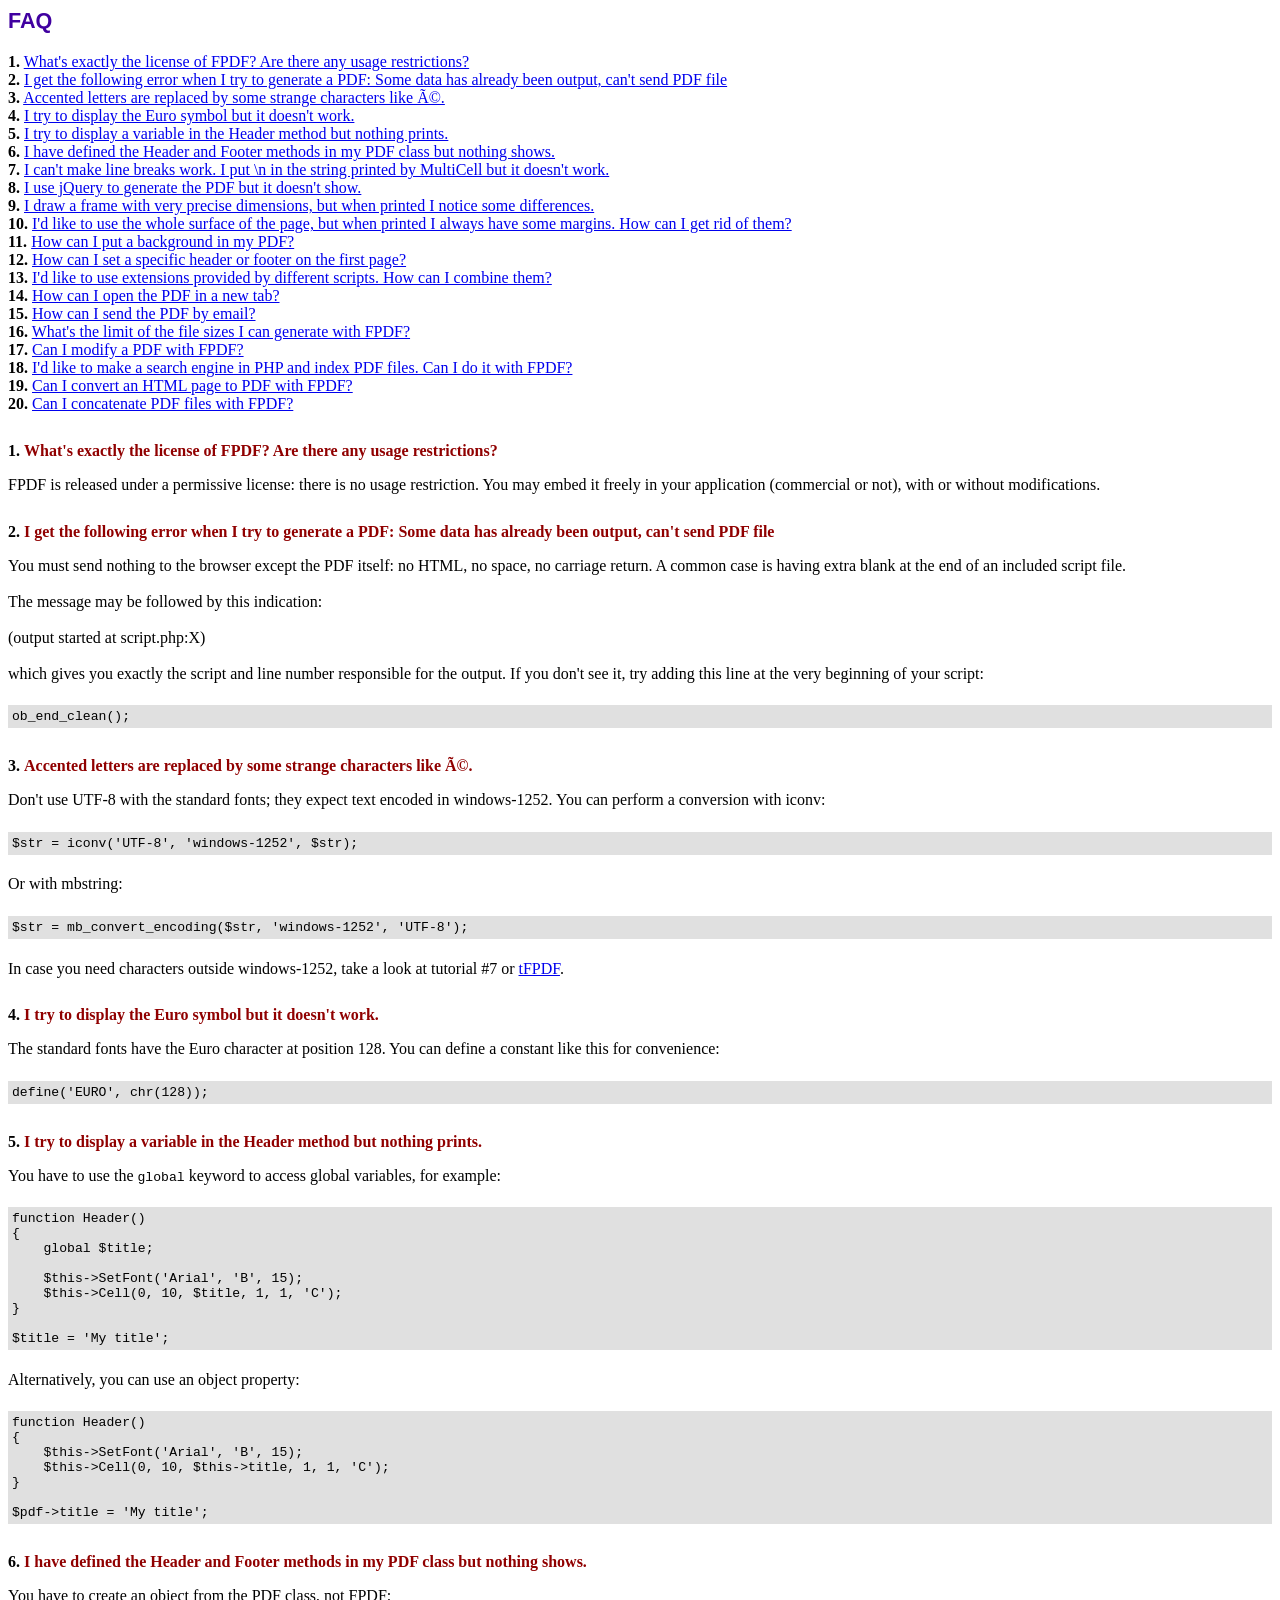
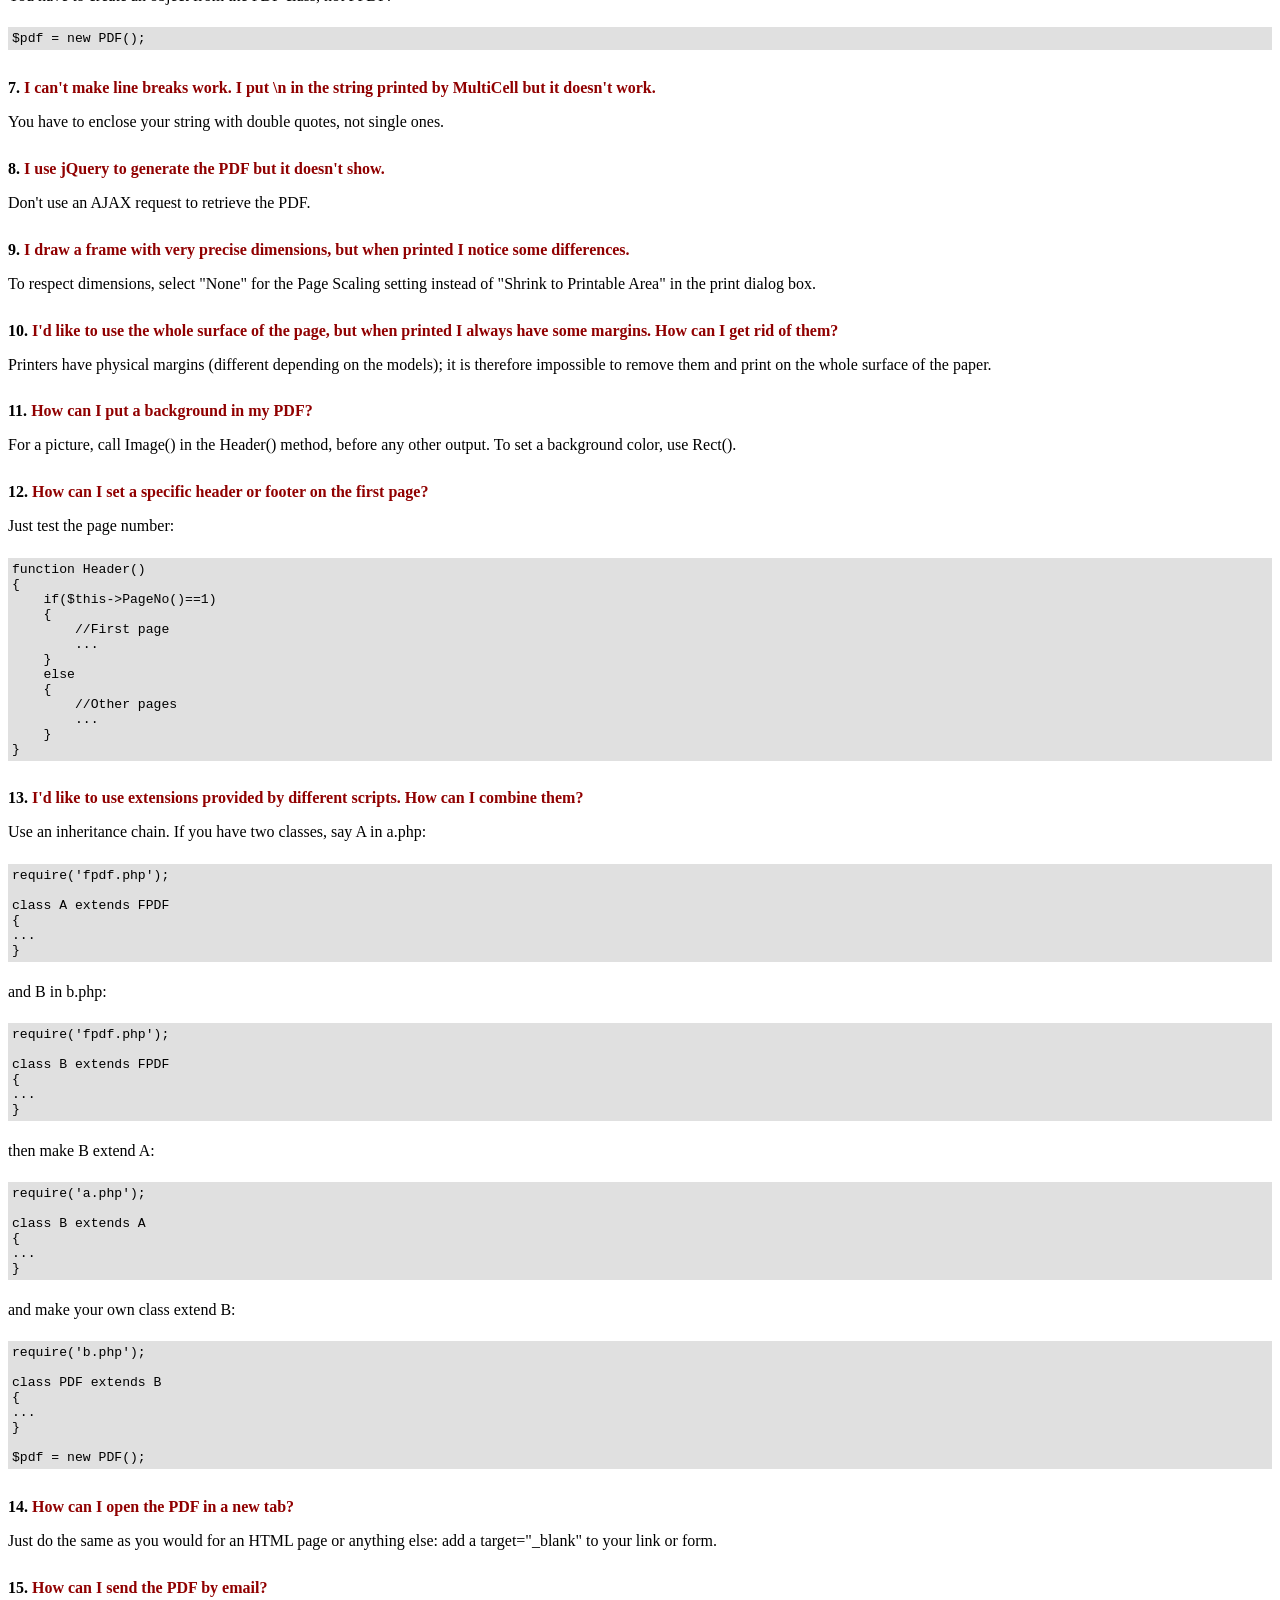
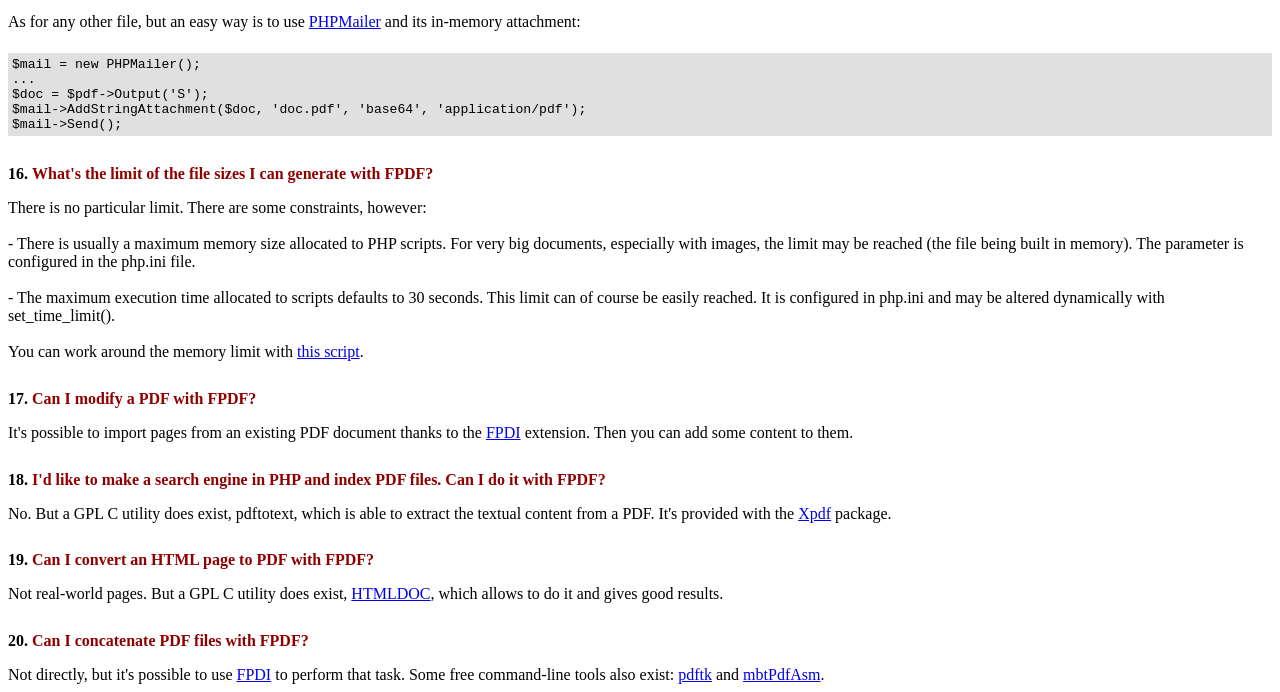
<file: Proyecto_TDAW/librerias/fpdf19/FAQ.htm>
<!DOCTYPE html PUBLIC "-//W3C//DTD HTML 4.01 Transitional//EN">
<html>
<head>
<meta http-equiv="Content-Type" content="text/html; charset=UTF-8">
<title>FAQ</title>
<link type="text/css" rel="stylesheet" href="fpdf.css">
<style type="text/css">
ul {list-style-type:none; margin:0; padding:0}
ul#answers li {margin-top:1.8em}
.question {font-weight:bold; color:#900000}
</style>
</head>
<body>
<h1>FAQ</h1>
<ul>
<li><b>1.</b> <a href='#q1'>What's exactly the license of FPDF? Are there any usage restrictions?</a></li>
<li><b>2.</b> <a href='#q2'>I get the following error when I try to generate a PDF: Some data has already been output, can't send PDF file</a></li>
<li><b>3.</b> <a href='#q3'>Accented letters are replaced by some strange characters like Ã©.</a></li>
<li><b>4.</b> <a href='#q4'>I try to display the Euro symbol but it doesn't work.</a></li>
<li><b>5.</b> <a href='#q5'>I try to display a variable in the Header method but nothing prints.</a></li>
<li><b>6.</b> <a href='#q6'>I have defined the Header and Footer methods in my PDF class but nothing shows.</a></li>
<li><b>7.</b> <a href='#q7'>I can't make line breaks work. I put \n in the string printed by MultiCell but it doesn't work.</a></li>
<li><b>8.</b> <a href='#q8'>I use jQuery to generate the PDF but it doesn't show.</a></li>
<li><b>9.</b> <a href='#q9'>I draw a frame with very precise dimensions, but when printed I notice some differences.</a></li>
<li><b>10.</b> <a href='#q10'>I'd like to use the whole surface of the page, but when printed I always have some margins. How can I get rid of them?</a></li>
<li><b>11.</b> <a href='#q11'>How can I put a background in my PDF?</a></li>
<li><b>12.</b> <a href='#q12'>How can I set a specific header or footer on the first page?</a></li>
<li><b>13.</b> <a href='#q13'>I'd like to use extensions provided by different scripts. How can I combine them?</a></li>
<li><b>14.</b> <a href='#q14'>How can I open the PDF in a new tab?</a></li>
<li><b>15.</b> <a href='#q15'>How can I send the PDF by email?</a></li>
<li><b>16.</b> <a href='#q16'>What's the limit of the file sizes I can generate with FPDF?</a></li>
<li><b>17.</b> <a href='#q17'>Can I modify a PDF with FPDF?</a></li>
<li><b>18.</b> <a href='#q18'>I'd like to make a search engine in PHP and index PDF files. Can I do it with FPDF?</a></li>
<li><b>19.</b> <a href='#q19'>Can I convert an HTML page to PDF with FPDF?</a></li>
<li><b>20.</b> <a href='#q20'>Can I concatenate PDF files with FPDF?</a></li>
</ul>

<ul id='answers'>
<li id='q1'>
<p><b>1.</b> <span class='question'>What's exactly the license of FPDF? Are there any usage restrictions?</span></p>
FPDF is released under a permissive license: there is no usage restriction. You may embed it
freely in your application (commercial or not), with or without modifications.
</li>

<li id='q2'>
<p><b>2.</b> <span class='question'>I get the following error when I try to generate a PDF: Some data has already been output, can't send PDF file</span></p>
You must send nothing to the browser except the PDF itself: no HTML, no space, no carriage return. A common
case is having extra blank at the end of an included script file.<br>
<br>
The message may be followed by this indication:<br>
<br>
(output started at script.php:X)<br>
<br>
which gives you exactly the script and line number responsible for the output. If you don't see it,
try adding this line at the very beginning of your script:
<div class="doc-source">
<pre><code>ob_end_clean();</code></pre>
</div>
</li>

<li id='q3'>
<p><b>3.</b> <span class='question'>Accented letters are replaced by some strange characters like Ã©.</span></p>
Don't use UTF-8 with the standard fonts; they expect text encoded in windows-1252.
You can perform a conversion with iconv:
<div class="doc-source">
<pre><code>$str = iconv('UTF-8', 'windows-1252', $str);</code></pre>
</div>
Or with mbstring:
<div class="doc-source">
<pre><code>$str = mb_convert_encoding($str, 'windows-1252', 'UTF-8');</code></pre>
</div>
In case you need characters outside windows-1252, take a look at tutorial #7 or
<a href="http://www.fpdf.org/?go=script&amp;id=92" target="_blank">tFPDF</a>.
</li>

<li id='q4'>
<p><b>4.</b> <span class='question'>I try to display the Euro symbol but it doesn't work.</span></p>
The standard fonts have the Euro character at position 128. You can define a constant like this
for convenience:
<div class="doc-source">
<pre><code>define('EURO', chr(128));</code></pre>
</div>
</li>

<li id='q5'>
<p><b>5.</b> <span class='question'>I try to display a variable in the Header method but nothing prints.</span></p>
You have to use the <code>global</code> keyword to access global variables, for example:
<div class="doc-source">
<pre><code>function Header()
{
    global $title;

    $this-&gt;SetFont('Arial', 'B', 15);
    $this-&gt;Cell(0, 10, $title, 1, 1, 'C');
}

$title = 'My title';</code></pre>
</div>
Alternatively, you can use an object property:
<div class="doc-source">
<pre><code>function Header()
{
    $this-&gt;SetFont('Arial', 'B', 15);
    $this-&gt;Cell(0, 10, $this-&gt;title, 1, 1, 'C');
}

$pdf-&gt;title = 'My title';</code></pre>
</div>
</li>

<li id='q6'>
<p><b>6.</b> <span class='question'>I have defined the Header and Footer methods in my PDF class but nothing shows.</span></p>
You have to create an object from the PDF class, not FPDF:
<div class="doc-source">
<pre><code>$pdf = new PDF();</code></pre>
</div>
</li>

<li id='q7'>
<p><b>7.</b> <span class='question'>I can't make line breaks work. I put \n in the string printed by MultiCell but it doesn't work.</span></p>
You have to enclose your string with double quotes, not single ones.
</li>

<li id='q8'>
<p><b>8.</b> <span class='question'>I use jQuery to generate the PDF but it doesn't show.</span></p>
Don't use an AJAX request to retrieve the PDF.
</li>

<li id='q9'>
<p><b>9.</b> <span class='question'>I draw a frame with very precise dimensions, but when printed I notice some differences.</span></p>
To respect dimensions, select "None" for the Page Scaling setting instead of "Shrink to Printable Area" in the print dialog box.
</li>

<li id='q10'>
<p><b>10.</b> <span class='question'>I'd like to use the whole surface of the page, but when printed I always have some margins. How can I get rid of them?</span></p>
Printers have physical margins (different depending on the models); it is therefore impossible to remove
them and print on the whole surface of the paper.
</li>

<li id='q11'>
<p><b>11.</b> <span class='question'>How can I put a background in my PDF?</span></p>
For a picture, call Image() in the Header() method, before any other output. To set a background color, use Rect().
</li>

<li id='q12'>
<p><b>12.</b> <span class='question'>How can I set a specific header or footer on the first page?</span></p>
Just test the page number:
<div class="doc-source">
<pre><code>function Header()
{
    if($this-&gt;PageNo()==1)
    {
        //First page
        ...
    }
    else
    {
        //Other pages
        ...
    }
}</code></pre>
</div>
</li>

<li id='q13'>
<p><b>13.</b> <span class='question'>I'd like to use extensions provided by different scripts. How can I combine them?</span></p>
Use an inheritance chain. If you have two classes, say A in a.php:
<div class="doc-source">
<pre><code>require('fpdf.php');

class A extends FPDF
{
...
}</code></pre>
</div>
and B in b.php:
<div class="doc-source">
<pre><code>require('fpdf.php');

class B extends FPDF
{
...
}</code></pre>
</div>
then make B extend A:
<div class="doc-source">
<pre><code>require('a.php');

class B extends A
{
...
}</code></pre>
</div>
and make your own class extend B:
<div class="doc-source">
<pre><code>require('b.php');

class PDF extends B
{
...
}

$pdf = new PDF();</code></pre>
</div>
</li>

<li id='q14'>
<p><b>14.</b> <span class='question'>How can I open the PDF in a new tab?</span></p>
Just do the same as you would for an HTML page or anything else: add a target="_blank" to your link or form.
</li>

<li id='q15'>
<p><b>15.</b> <span class='question'>How can I send the PDF by email?</span></p>
As for any other file, but an easy way is to use <a href="https://github.com/PHPMailer/PHPMailer" target="_blank">PHPMailer</a> and
its in-memory attachment:
<div class="doc-source">
<pre><code>$mail = new PHPMailer();
...
$doc = $pdf-&gt;Output('S');
$mail-&gt;AddStringAttachment($doc, 'doc.pdf', 'base64', 'application/pdf');
$mail-&gt;Send();</code></pre>
</div>
</li>

<li id='q16'>
<p><b>16.</b> <span class='question'>What's the limit of the file sizes I can generate with FPDF?</span></p>
There is no particular limit. There are some constraints, however:
<br>
<br>
- There is usually a maximum memory size allocated to PHP scripts. For very big documents,
especially with images, the limit may be reached (the file being built in memory). The
parameter is configured in the php.ini file.
<br>
<br>
- The maximum execution time allocated to scripts defaults to 30 seconds. This limit can of course
be easily reached. It is configured in php.ini and may be altered dynamically with set_time_limit().
<br>
<br>
You can work around the memory limit with <a href="http://www.fpdf.org/?go=script&amp;id=76" target="_blank">this script</a>.
</li>

<li id='q17'>
<p><b>17.</b> <span class='question'>Can I modify a PDF with FPDF?</span></p>
It's possible to import pages from an existing PDF document thanks to the
<a href="https://www.setasign.com/products/fpdi/about/" target="_blank">FPDI</a> extension.
Then you can add some content to them.
</li>

<li id='q18'>
<p><b>18.</b> <span class='question'>I'd like to make a search engine in PHP and index PDF files. Can I do it with FPDF?</span></p>
No. But a GPL C utility does exist, pdftotext, which is able to extract the textual content from a PDF.
It's provided with the <a href="https://www.xpdfreader.com" target="_blank">Xpdf</a> package.
</li>

<li id='q19'>
<p><b>19.</b> <span class='question'>Can I convert an HTML page to PDF with FPDF?</span></p>
Not real-world pages. But a GPL C utility does exist, <a href="https://www.msweet.org/htmldoc/" target="_blank">HTMLDOC</a>,
which allows to do it and gives good results.
</li>

<li id='q20'>
<p><b>20.</b> <span class='question'>Can I concatenate PDF files with FPDF?</span></p>
Not directly, but it's possible to use <a href="https://www.setasign.com/products/fpdi/demos/concatenate-fake/" target="_blank">FPDI</a>
to perform that task. Some free command-line tools also exist:
<a href="https://www.pdflabs.com/tools/pdftk-the-pdf-toolkit/" target="_blank">pdftk</a> and
<a href="http://thierry.schmit.free.fr/spip/spip.php?article15" target="_blank">mbtPdfAsm</a>.
</li>
</ul>
</body>
</html>
</file>
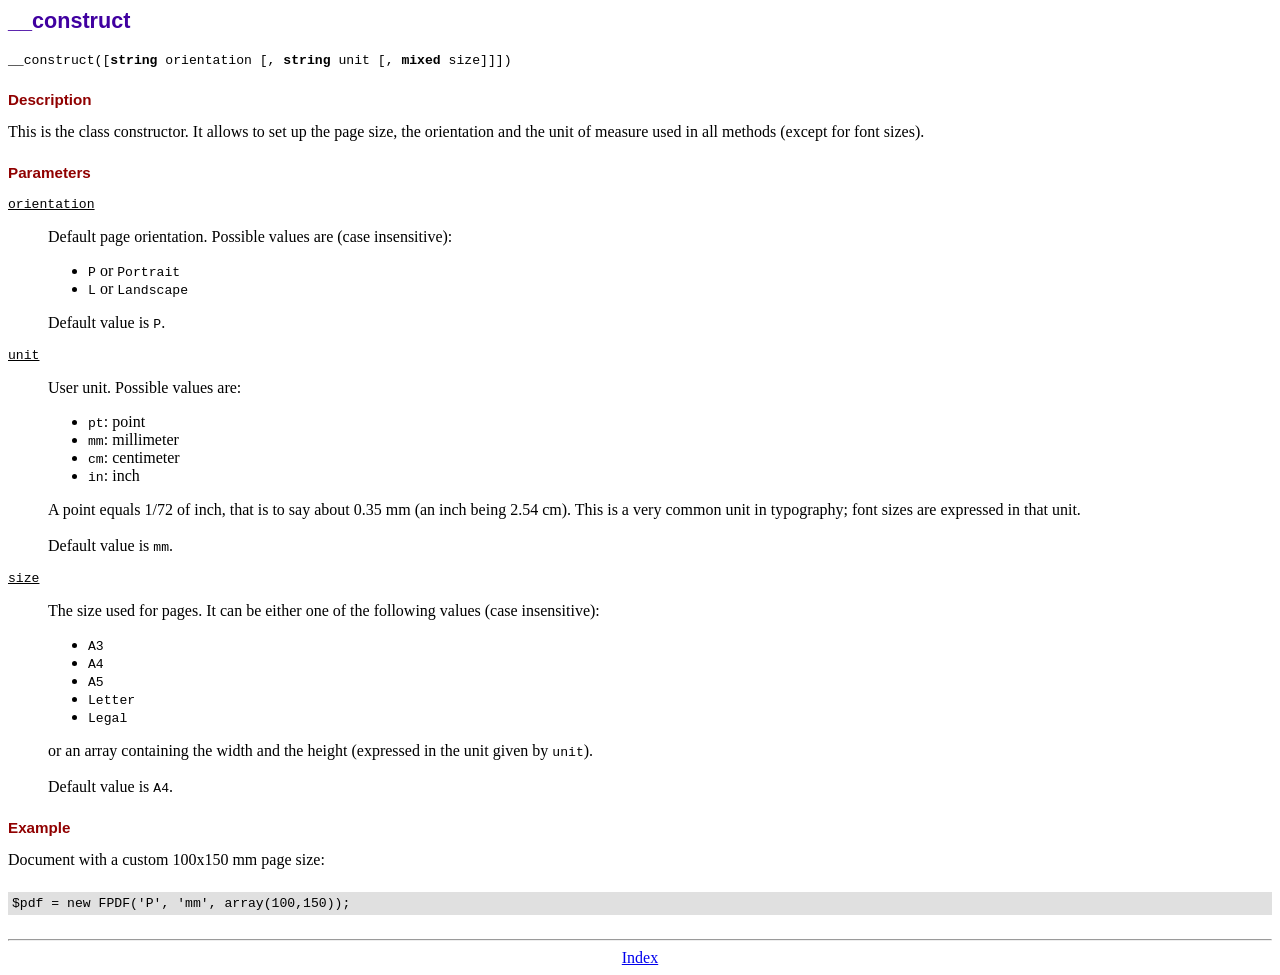
<file: Proyecto_TDAW/librerias/fpdf19/doc/__construct.htm>
<!DOCTYPE html PUBLIC "-//W3C//DTD HTML 4.01 Transitional//EN">
<html>
<head>
<meta http-equiv="Content-Type" content="text/html; charset=UTF-8">
<title>__construct</title>
<link type="text/css" rel="stylesheet" href="../fpdf.css">
</head>
<body>
<h1>__construct</h1>
<code>__construct([<b>string</b> orientation [, <b>string</b> unit [, <b>mixed</b> size]]])</code>
<h2>Description</h2>
This is the class constructor. It allows to set up the page size, the orientation and the
unit of measure used in all methods (except for font sizes).
<h2>Parameters</h2>
<dl class="param">
<dt><code>orientation</code></dt>
<dd>
Default page orientation. Possible values are (case insensitive):
<ul>
<li><code>P</code> or <code>Portrait</code></li>
<li><code>L</code> or <code>Landscape</code></li>
</ul>
Default value is <code>P</code>.
</dd>
<dt><code>unit</code></dt>
<dd>
User unit. Possible values are:
<ul>
<li><code>pt</code>: point</li>
<li><code>mm</code>: millimeter</li>
<li><code>cm</code>: centimeter</li>
<li><code>in</code>: inch</li>
</ul>
A point equals 1/72 of inch, that is to say about 0.35 mm (an inch being 2.54 cm). This
is a very common unit in typography; font sizes are expressed in that unit.
<br>
<br>
Default value is <code>mm</code>.
</dd>
<dt><code>size</code></dt>
<dd>
The size used for pages. It can be either one of the following values (case insensitive):
<ul>
<li><code>A3</code></li>
<li><code>A4</code></li>
<li><code>A5</code></li>
<li><code>Letter</code></li>
<li><code>Legal</code></li>
</ul>
or an array containing the width and the height (expressed in the unit given by <code>unit</code>).<br>
<br>
Default value is <code>A4</code>.
</dd>
</dl>
<h2>Example</h2>
Document with a custom 100x150 mm page size:
<div class="doc-source">
<pre><code>$pdf = new FPDF('P', 'mm', array(100,150));</code></pre>
</div>
<hr style="margin-top:1.5em">
<div style="text-align:center"><a href="index.htm">Index</a></div>
</body>
</html>
</file>
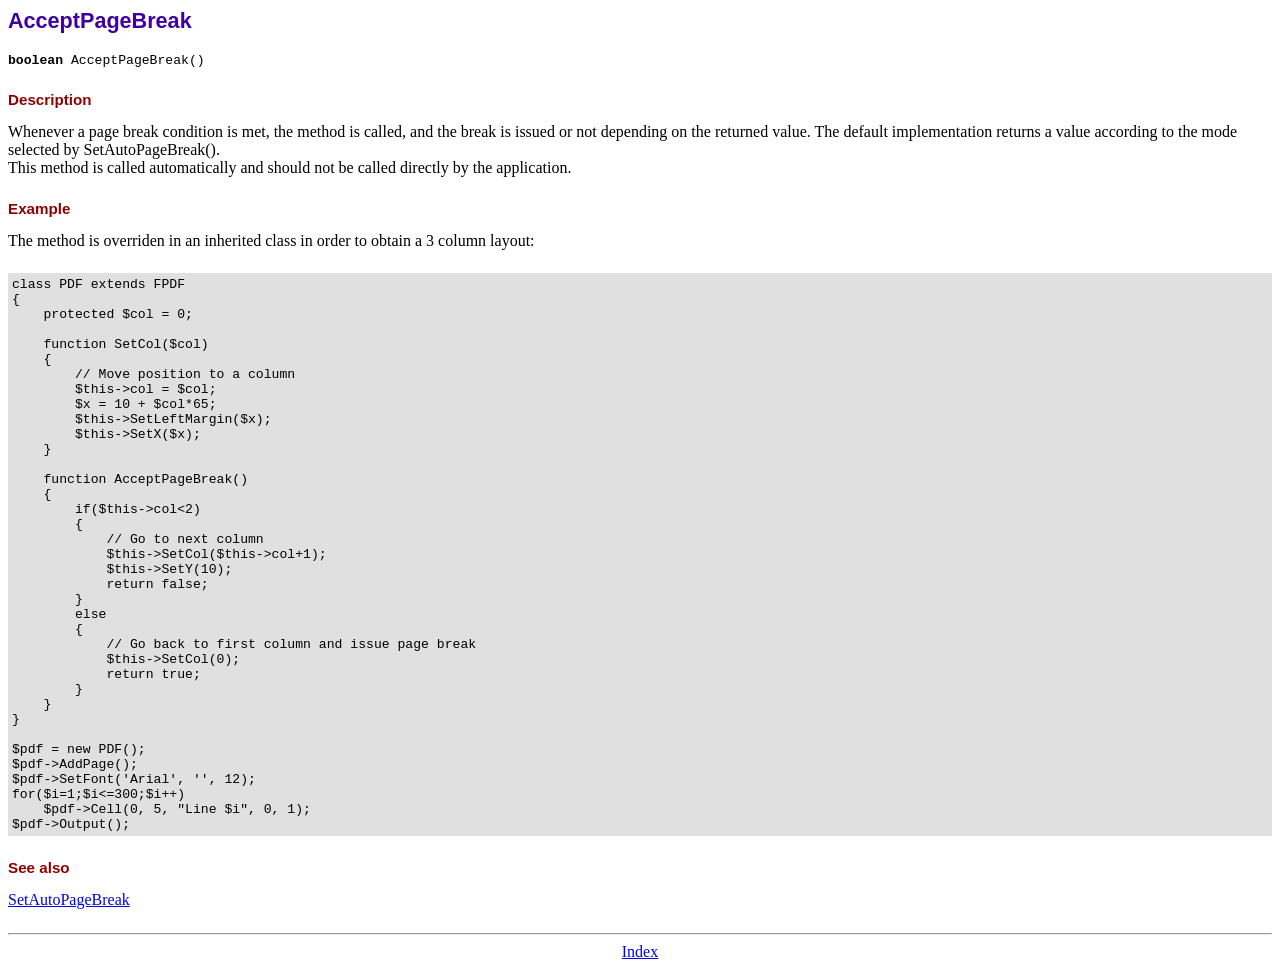
<file: Proyecto_TDAW/librerias/fpdf19/doc/acceptpagebreak.htm>
<!DOCTYPE html PUBLIC "-//W3C//DTD HTML 4.01 Transitional//EN">
<html>
<head>
<meta http-equiv="Content-Type" content="text/html; charset=UTF-8">
<title>AcceptPageBreak</title>
<link type="text/css" rel="stylesheet" href="../fpdf.css">
</head>
<body>
<h1>AcceptPageBreak</h1>
<code><b>boolean</b> AcceptPageBreak()</code>
<h2>Description</h2>
Whenever a page break condition is met, the method is called, and the break is issued or not
depending on the returned value. The default implementation returns a value according to the
mode selected by SetAutoPageBreak().
<br>
This method is called automatically and should not be called directly by the application.
<h2>Example</h2>
The method is overriden in an inherited class in order to obtain a 3 column layout:
<div class="doc-source">
<pre><code>class PDF extends FPDF
{
    protected $col = 0;

    function SetCol($col)
    {
        // Move position to a column
        $this-&gt;col = $col;
        $x = 10 + $col*65;
        $this-&gt;SetLeftMargin($x);
        $this-&gt;SetX($x);
    }

    function AcceptPageBreak()
    {
        if($this-&gt;col&lt;2)
        {
            // Go to next column
            $this-&gt;SetCol($this-&gt;col+1);
            $this-&gt;SetY(10);
            return false;
        }
        else
        {
            // Go back to first column and issue page break
            $this-&gt;SetCol(0);
            return true;
        }
    }
}

$pdf = new PDF();
$pdf-&gt;AddPage();
$pdf-&gt;SetFont('Arial', '', 12);
for($i=1;$i&lt;=300;$i++)
    $pdf-&gt;Cell(0, 5, "Line $i", 0, 1);
$pdf-&gt;Output();</code></pre>
</div>
<h2>See also</h2>
<a href="setautopagebreak.htm">SetAutoPageBreak</a>
<hr style="margin-top:1.5em">
<div style="text-align:center"><a href="index.htm">Index</a></div>
</body>
</html>
</file>
<file: Proyecto_TDAW/css/styles.css>
:root {
  --ipn-guinda: #7a003c;
  --ipn-guinda-dark: #5c002d;
  --escom-azul: #003366;
  --escom-azul-light: #1a4d80;
  --accent-gold: #b9975b;
  --bg-soft: #f5f6f8;
  --text-main: #212529;
}

/* --- Layout base --------------------------------------------------------- */
html, body { height: 100%; }
body {
  display: flex;
  flex-direction: column;
  min-height: 100vh;
  font-family: "Segoe UI", system-ui, -apple-system, "Helvetica Neue", Arial, sans-serif;
  background-color: var(--bg-soft);
  color: var(--text-main);
}
main { flex: 1 0 auto; }

/* --- Navbar -------------------------------------------------------------- */
.navbar-escom {
  background: linear-gradient(135deg, var(--ipn-guinda) 0%, var(--escom-azul) 100%);
}
.navbar-escom .navbar-brand,
.navbar-escom .nav-link { color: #fff !important; }
.navbar-escom .nav-link {
  font-weight: 500;
  transition: opacity .2s, border-color .2s;
  border-bottom: 2px solid transparent;
}
.navbar-escom .nav-link:hover { opacity: 0.85; }
.navbar-escom .nav-link.active {
  border-bottom-color: var(--accent-gold);
  font-weight: 700;
}

.brand-logo {
  display: inline-block;
  width: 80px;
  height: 44px;
  max-width: 80px;
  max-height: 44px;
  object-fit: contain;
  background: #fff;
  border-radius: 8px;
  padding: 4px;
  box-sizing: border-box;
}
.brand-logo.team-logo {
  width: 88px;
  max-width: 88px;
}
.brand-text {
  font-weight: 600;
  letter-spacing: 0.3px;
}

/* --- Footer -------------------------------------------------------------- */
.footer-escom {
  background: #1c1f24;
  color: #d9d9d9;
  border-top: 4px solid var(--accent-gold);
}

.footer-escom .footer-logo {
  display: inline-block;
  width: 96px;
  height: 52px;
  max-width: 96px;
  max-height: 52px;
  object-fit: contain;
  background: #fff;
  border-radius: 8px;
  padding: 4px;
  box-sizing: border-box;
}
.footer-escom .footer-team-logo {
  width: 104px;
  max-width: 104px;
}

/* --- Form sections ------------------------------------------------------- */
.form-section {
  background: #fff;
  border-radius: 0.75rem;
  box-shadow: 0 2px 8px rgba(0,0,0,0.06);
  border-left: 5px solid var(--ipn-guinda);
}
.form-section + .form-section { margin-top: 1.5rem; }
.form-section .section-title {
  color: var(--escom-azul);
  font-weight: 700;
  border-bottom: 1px solid #e9ecef;
  padding-bottom: 0.5rem;
  margin-bottom: 1.25rem;
  display: flex;
  align-items: center;
}
.form-section .section-number {
  display: inline-flex;
  width: 32px; height: 32px;
  background: var(--ipn-guinda);
  color: #fff;
  border-radius: 50%;
  align-items: center;
  justify-content: center;
  margin-right: 8px;
  font-weight: 700;
  font-size: 1rem;
}

/* --- Botones ------------------------------------------------------------- */
.btn-ipn {
  background-color: var(--ipn-guinda);
  border-color: var(--ipn-guinda);
  color: #fff;
}
.btn-ipn:hover, .btn-ipn:focus {
  background-color: var(--ipn-guinda-dark);
  border-color: var(--ipn-guinda-dark);
  color: #fff;
}

/* --- Carousel ------------------------------------------------------------ */
.hero-carousel .carousel-item {
  height: 60vh;
  min-height: 360px;
  background-color: var(--escom-azul);
}
.hero-carousel .carousel-caption {
  background: rgba(0,0,0,0.45);
  border-radius: 0.5rem;
  padding: 1rem 1.25rem;
  position: static;
  display: inline-block;
}

/* --- Cards de auth (admin / cuenta) -------------------------------------- */
.auth-card {
  max-width: 460px;
  margin: 3rem auto;
  border-radius: 1rem;
  overflow: hidden;
}
.auth-card .auth-header {
  background: linear-gradient(135deg, var(--ipn-guinda), var(--escom-azul));
  color: #fff;
  padding: 1.75rem 1.5rem;
  text-align: center;
}

/* --- Modal de confirmación ----------------------------------------------- */
.modal-header.modal-ipn {
  background: linear-gradient(135deg, var(--ipn-guinda), var(--escom-azul));
  color: #fff;
}
.modal-header.modal-ipn .btn-close { filter: invert(1); }
.review-list dt {
  color: var(--escom-azul);
  font-weight: 600;
}
.review-list dd { word-break: break-word; }

/* Modal de creación de alumno: refuerzo del scroll vertical cuando el modal
   se expande a tamaño 'modal-xl' con todos los campos visibles. Esto blinda
   el comportamiento ante cualquier estilo heredado que cancele el overflow. */
#modalAlumnoCreate .modal-content { max-height: 85vh !important; }
#modalAlumnoCreate .modal-body    { overflow-y: auto !important; }

/* --- Misceláneos --------------------------------------------------------- */
.required-mark { color: var(--ipn-guinda); font-weight: bold; }

/* Grupo de radio "Género" — feedback de validación visual */
.genero-group {
  border-radius: 0.375rem;
  padding: 0.25rem 0.5rem;
  transition: box-shadow .15s ease-in-out;
}
.genero-group.is-invalid {
  box-shadow: 0 0 0 1px var(--bs-form-invalid-color, #dc3545);
}
.genero-group .form-check { margin-bottom: 0; }

.placeholder-banner {
  background: linear-gradient(135deg, var(--ipn-guinda), var(--escom-azul));
  color: #fff;
  border-radius: 1rem;
  padding: 2.25rem 1.5rem;
}

/* Card hover sutil en home */
.card.hover-lift { transition: transform .2s, box-shadow .2s; }
.card.hover-lift:hover {
  transform: translateY(-4px);
  box-shadow: 0 8px 20px rgba(0,0,0,0.08);
}

/* Mejora del foco accesible */
.form-control:focus, .form-select:focus, .btn:focus {
  box-shadow: 0 0 0 0.2rem rgba(122, 0, 60, 0.25);
  border-color: var(--ipn-guinda);
}

/* --- Proceso de inscripción (timeline simple) ---------------------------- */
.proceso-step {
  background: #fff;
  border-radius: 0.75rem;
  padding: 1.5rem 1rem;
  box-shadow: 0 2px 8px rgba(0,0,0,0.06);
  border-top: 4px solid var(--ipn-guinda);
  transition: transform .2s, box-shadow .2s;
}
.proceso-step:hover {
  transform: translateY(-4px);
  box-shadow: 0 8px 20px rgba(0,0,0,0.08);
}
.proceso-step-icon {
  width: 64px;
  height: 64px;
  margin: 0 auto 1rem;
  border-radius: 50%;
  background: linear-gradient(135deg, var(--ipn-guinda), var(--escom-azul));
  color: #fff;
  display: flex;
  align-items: center;
  justify-content: center;
  font-size: 1.75rem;
}
.proceso-step-title {
  color: var(--escom-azul);
  font-weight: 700;
  margin-bottom: 0.5rem;
}
.proceso-step-text {
  font-size: 0.925rem;
  color: #4a4a4a;
  margin-bottom: 0;
}

/* --- Accordion FAQ ------------------------------------------------------- */
#faqAccordion .accordion-button {
  font-weight: 600;
  color: var(--escom-azul);
}
#faqAccordion .accordion-button:not(.collapsed) {
  background-color: rgba(122, 0, 60, 0.06);
  color: var(--ipn-guinda);
  box-shadow: inset 0 -1px 0 rgba(122, 0, 60, 0.2);
}
#faqAccordion .accordion-button:focus {
  box-shadow: 0 0 0 0.2rem rgba(122, 0, 60, 0.20);
  border-color: var(--ipn-guinda);
}

/* ============================================================
   CONFIGURACIÓN DE IMPRESIÓN OFICIAL (ACUSE DE EXAMEN)
   ============================================================ */
@media print {
  /* 1. Ocultar elementos de la interfaz de usuario que no van en el documento */
  #site-header,
  #site-footer,
  .navbar,
  .btn,
  .modal-footer,
  #btnCerrarSesion,
  #btnImprimirAcuse,
  #btnCorregir,
  #btnConfirmar,
  .alert,
  .captcha-box {
    display: none !important;
  }

  /* 2. Limpiar fondos grises y sombras para optimizar la hoja blanca */
  body, main, .card, .modal-body, .modal-content {
    background: #ffffff !important;
    color: #000000 !important;
    box-shadow: none !important;
    margin: 0 !important;
    padding: 0 !important;
  }

  /* 3. Forzar el respeto de los colores guinda/azul institucionales en títulos */
  .auth-header,
  .modal-header.modal-ipn,
  h1, h2, .section-title, .text-highlight {
    color: var(--ipn-guinda, #660033) !important;
    -webkit-print-color-adjust: exact !important;
    print-color-adjust: exact !important;
  }

  /* 4. Resaltar laboratorio y horario en un color que no sea negro */
  .badge-escuela,
  .datos-examen-resaltados {
    color: #003366 !important; /* Azul marino institucional */
    font-weight: bold !important;
    -webkit-print-color-adjust: exact !important;
    print-color-adjust: exact !important;
  }

  /* 5. Inyectar encabezado oficial con logos del IPN y ESCOM en la hoja */
  main::before {
    content: "";
    display: block;
    height: 80px;
    margin-bottom: 20px;
    border-bottom: 3px solid #660033;
    background-image: url("../assets/logo-ipn.svg"), url("../assets/EscudoESCOM.svg");
    background-position: left center, right center;
    background-size: contain, contain;
    background-repeat: no-repeat, no-repeat;
    -webkit-print-color-adjust: exact !important;
    print-color-adjust: exact !important;
  }

  /* 6. Evitar que las listas de datos se corten a la mitad entre dos páginas */
  .review-list, dl, .card-body, tr, .row {
    page-break-inside: avoid !important;
  }

  /* 7. Configuración estandarizada del tamaño de papel */
  @page {
    size: letter;
    margin: 1.5cm 2cm;
  }
}
</file>
<file: Proyecto_TDAW/librerias/fpdf19/fpdf.css>
body {font-family:"Times New Roman",serif}
h1 {font:bold 135% Arial,sans-serif; color:#4000A0; margin-bottom:0.9em}
h2 {font:bold 95% Arial,sans-serif; color:#900000; margin-top:1.5em; margin-bottom:1em}
dl.param dt {text-decoration:underline}
dl.param dd {margin-top:1em; margin-bottom:1em}
dl.param ul {margin-top:1em; margin-bottom:1em}
tt, code, kbd {font-family:"Courier New",Courier,monospace; font-size:82%}
div.source {margin-top:1.4em; margin-bottom:1.3em}
div.source pre {display:table; border:1px solid #24246A; width:100%; margin:0em; font-family:inherit; font-size:100%}
div.source code {display:block; border:1px solid #C5C5EC; background-color:#F0F5FF; padding:6px; color:#000000}
div.doc-source {margin-top:1.4em; margin-bottom:1.3em}
div.doc-source pre {display:table; width:100%; margin:0em; font-family:inherit; font-size:100%}
div.doc-source code {display:block; background-color:#E0E0E0; padding:4px}
.kw {color:#000080; font-weight:bold}
.str {color:#CC0000}
.cmt {color:#008000}
p.demo {text-align:center; margin-top:-0.9em}
a.demo {text-decoration:none; font-weight:bold; color:#0000CC}
a.demo:link {text-decoration:none; font-weight:bold; color:#0000CC}
a.demo:hover {text-decoration:none; font-weight:bold; color:#0000FF}
a.demo:active {text-decoration:none; font-weight:bold; color:#0000FF}
</file>
